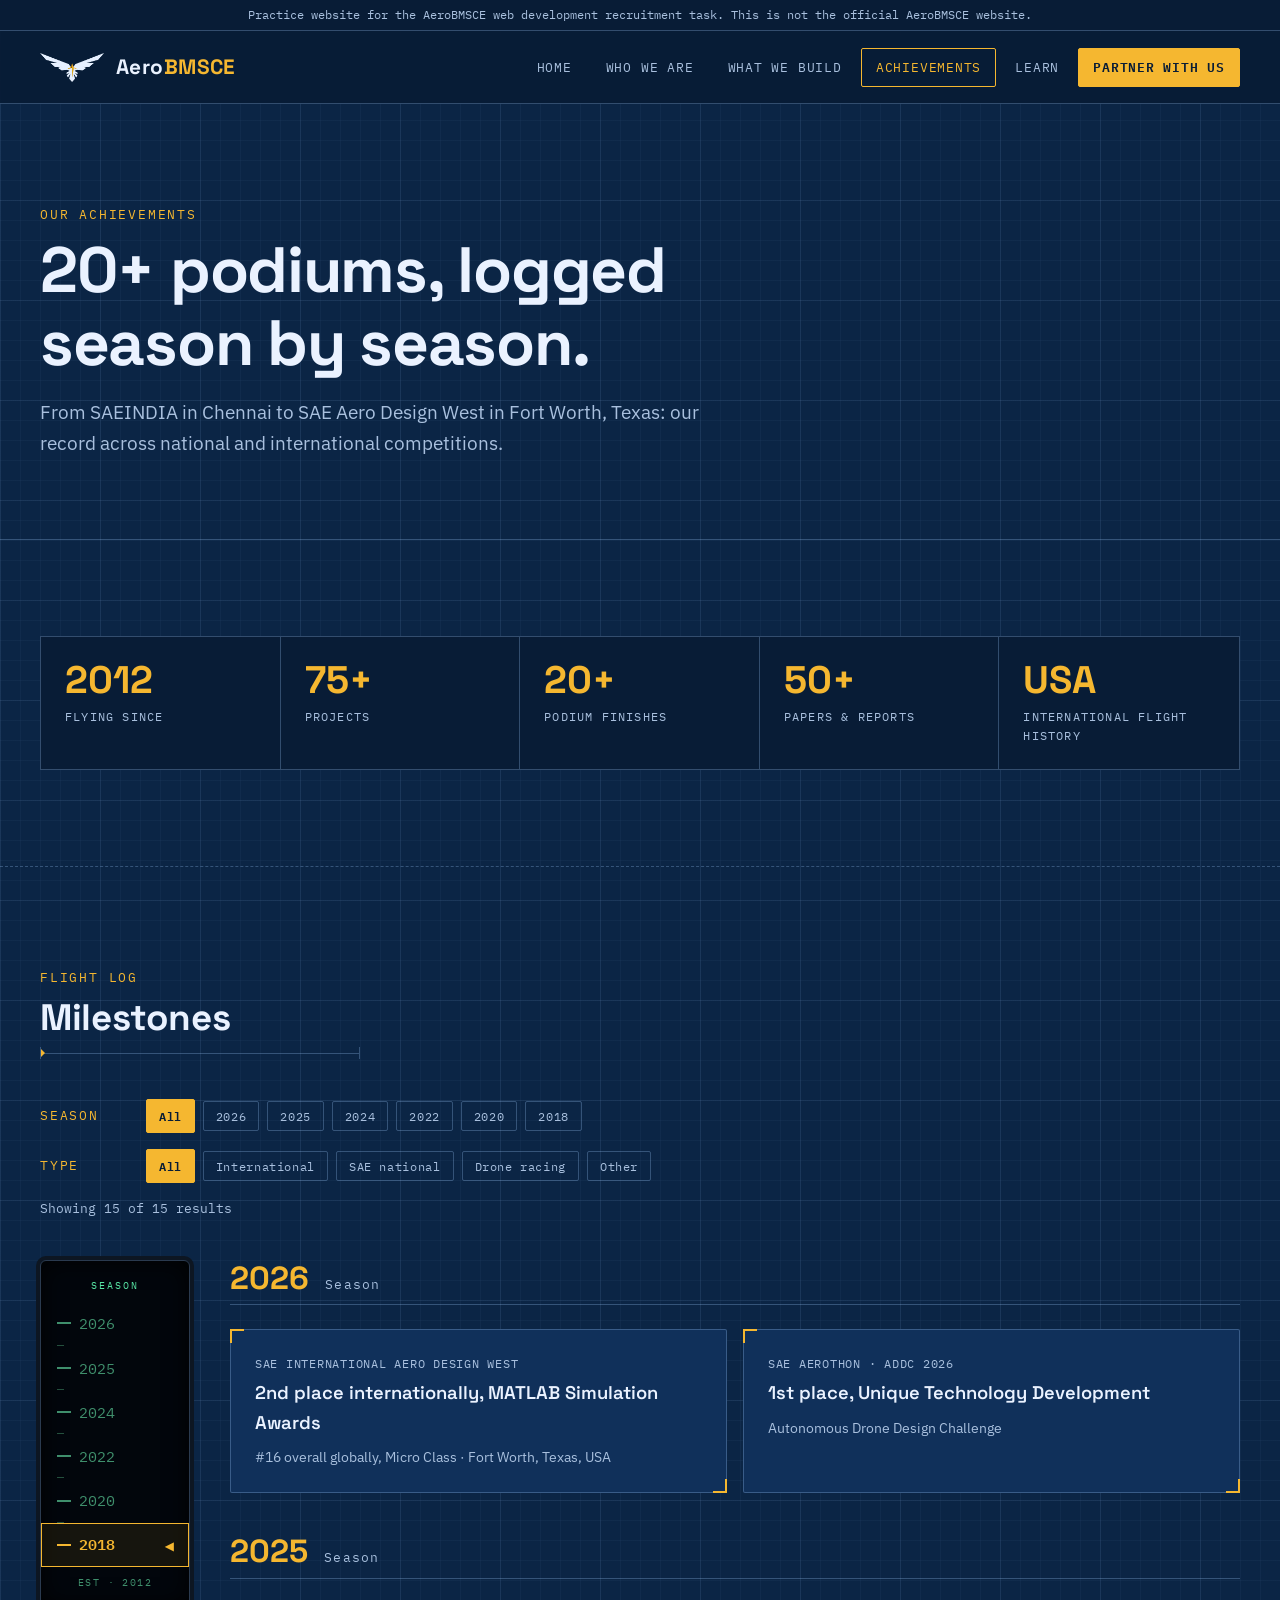
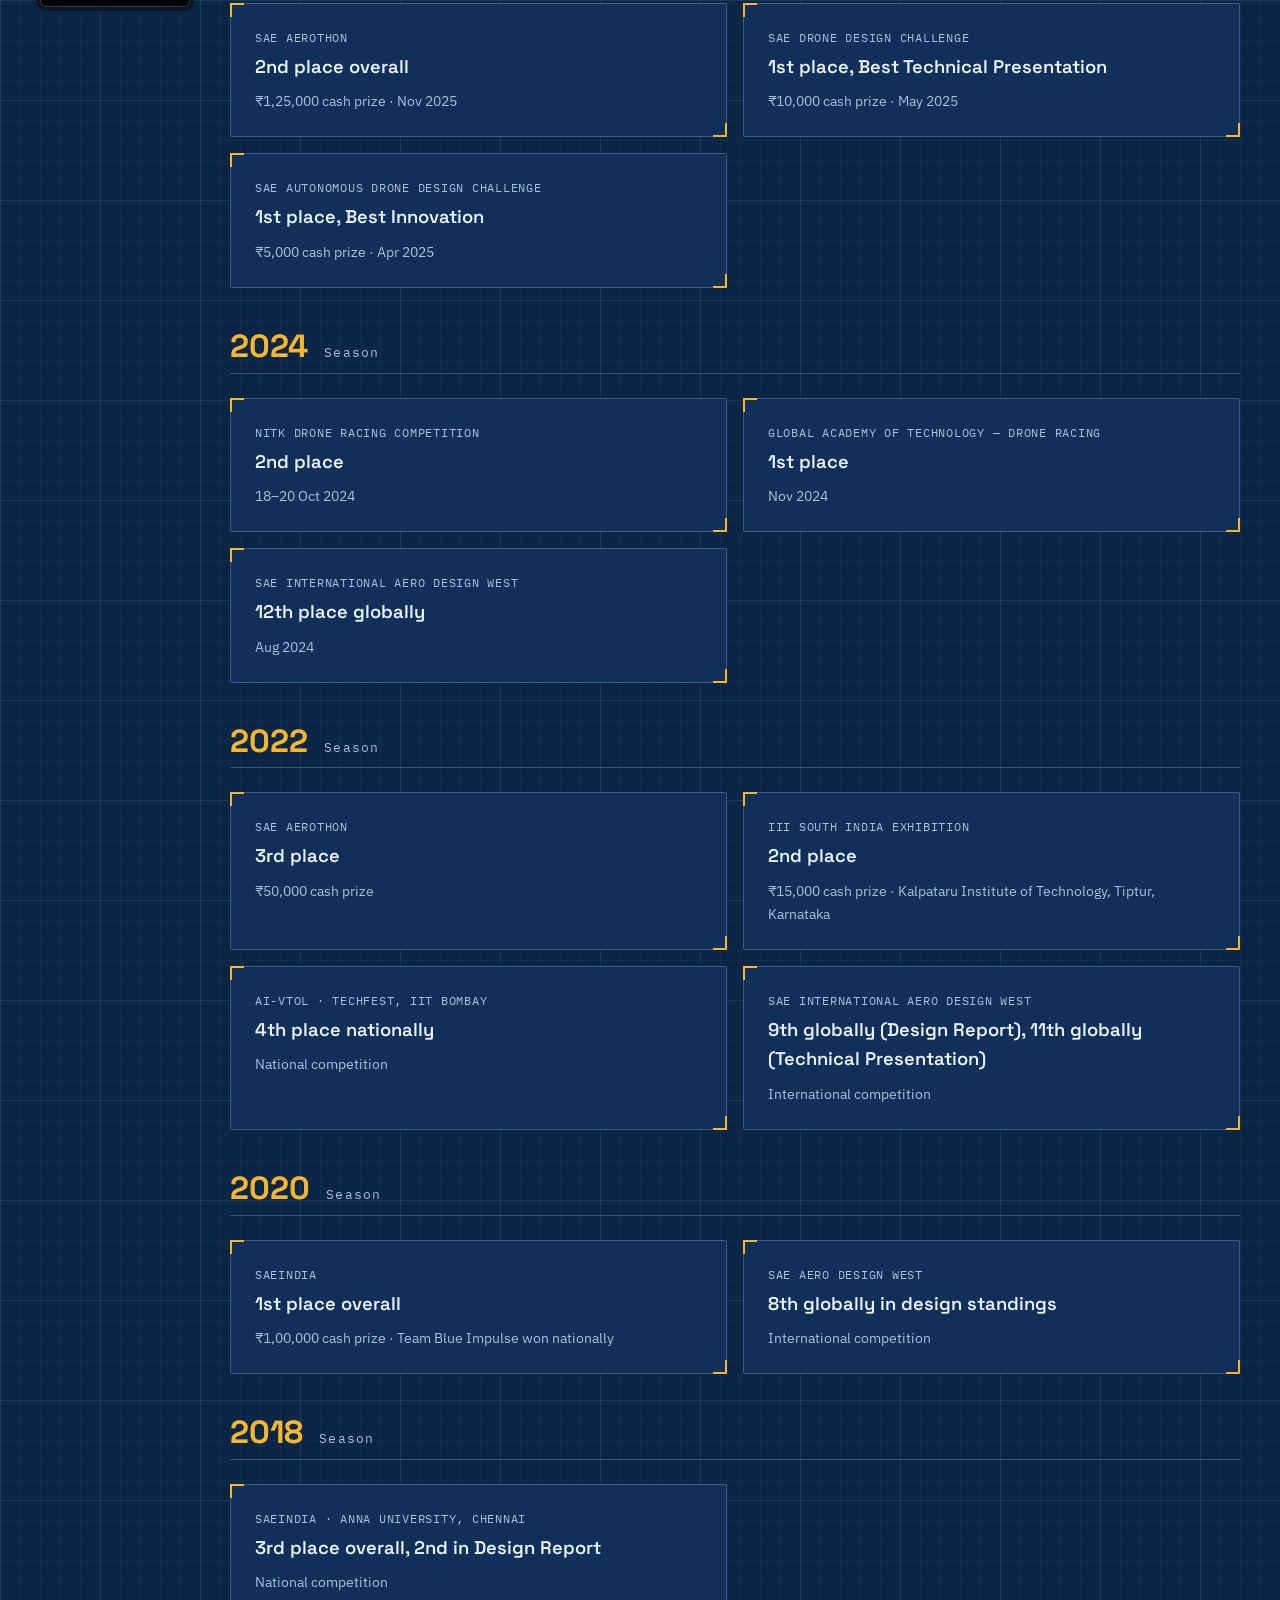
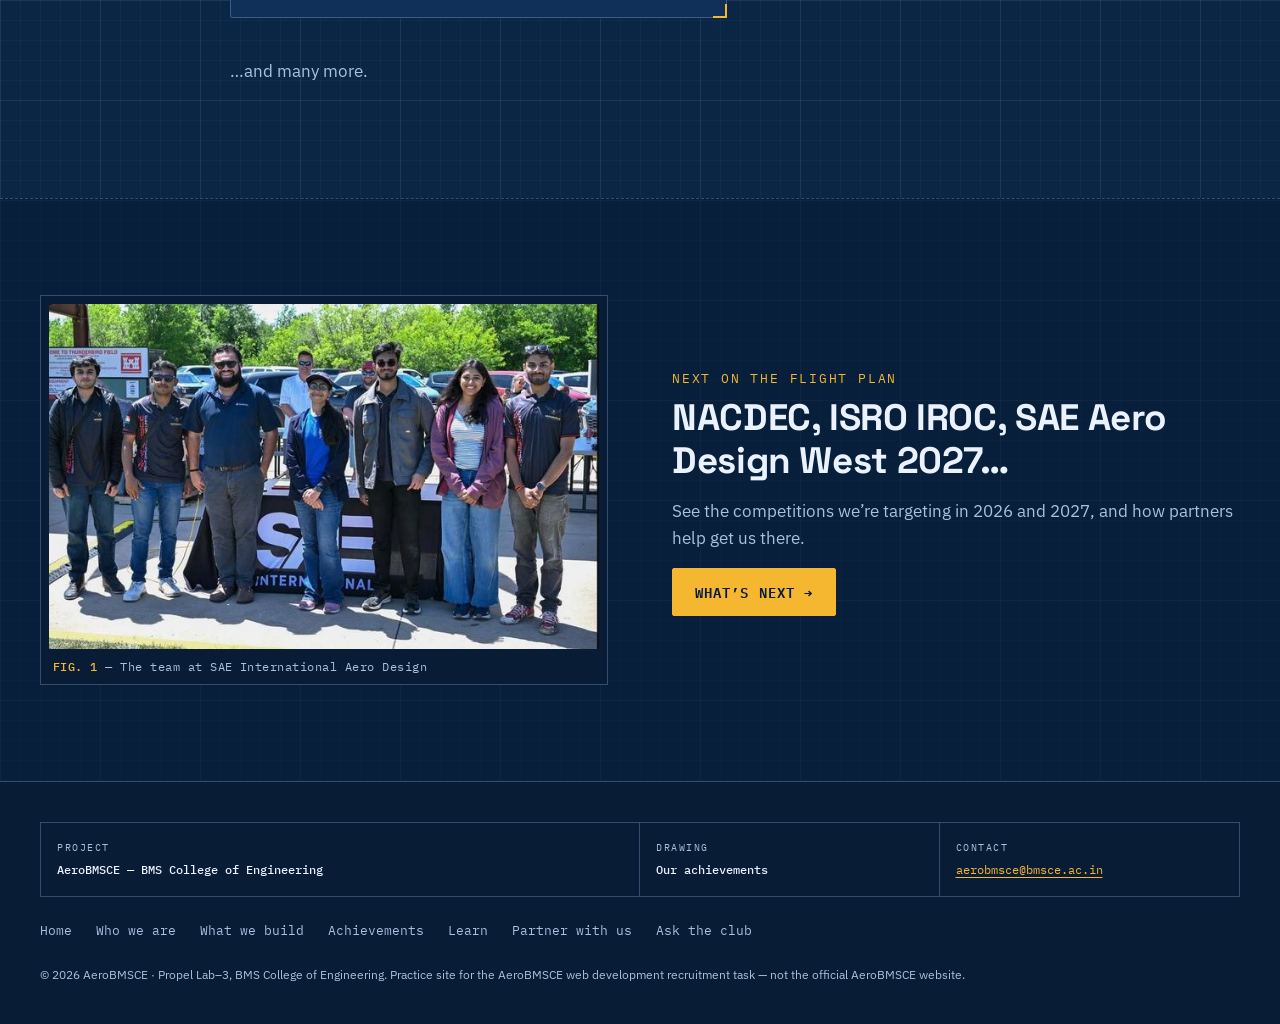
<file: achievements.html>
<!DOCTYPE html>
<html lang="en">
<head>
  <meta charset="utf-8">
  <meta name="viewport" content="width=device-width, initial-scale=1">
  <meta name="robots" content="noindex">
  <title>Our Achievements — AeroBMSCE</title>
  <meta name="description" content="AeroBMSCE's competition results from 2018 to 2026, including SAE Aero Design West, SAE Aerothon and drone racing.">
  <link rel="icon" href="images/favicon.png">
  <link rel="preconnect" href="https://fonts.googleapis.com">
  <link rel="preconnect" href="https://fonts.gstatic.com" crossorigin>
  <link rel="stylesheet" href="https://fonts.googleapis.com/css2?family=IBM+Plex+Mono:wght@400;500;600&family=IBM+Plex+Sans:wght@400;500;600&family=Space+Grotesk:wght@500;600;700&display=swap">
  <link rel="stylesheet" href="style.css">
  <script src="script.js" defer></script>
</head>
<body>

  <a class="skip-link" href="#main">Skip to content</a>
  <div class="notice">Practice website for the AeroBMSCE web development recruitment task. This is not the official AeroBMSCE website.</div>

  <header class="site-header">
    <div class="container">
      <a class="brand" href="index.html" aria-label="AeroBMSCE home">
        <img src="images/logo-light.png" alt="" width="64" height="29">
        <span class="brand-name">Aero<span>BMSCE</span></span>
      </a>
      <button class="nav-toggle" aria-expanded="false" aria-controls="site-nav">Menu</button>
      <nav id="site-nav" class="site-nav" aria-label="Main">
        <ul class="nav-list">
          <li><a href="index.html">Home</a></li>
          <li><a href="who-we-are.html">Who we are</a></li>
          <li><a href="what-we-build.html">What we build</a></li>
          <li><a href="achievements.html" aria-current="page">Achievements</a></li>
          <li><a href="learn.html">Learn</a></li>
          <li class="nav-cta"><a href="partner-with-us.html">Partner with us</a></li>
        </ul>
      </nav>
    </div>
  </header>

  <main id="main">

    <section class="page-hero">
      <div class="container">
        <span class="label">Our achievements</span>
        <h1>20+ podiums, logged season by season.</h1>
        <p class="lead">From SAEINDIA in Chennai to SAE Aero Design West in Fort Worth, Texas: our record across national and international competitions.</p>
      </div>
    </section>

    <!-- ===== Credibility summary ===== -->
    <section id="summary" class="section">
      <div class="container">
        <div class="stats">
          <div class="stat"><div class="stat-value">2012</div><div class="stat-label">Flying since</div></div>
          <div class="stat"><div class="stat-value">75+</div><div class="stat-label">Projects</div></div>
          <div class="stat"><div class="stat-value">20+</div><div class="stat-label">Podium finishes</div></div>
          <div class="stat"><div class="stat-value">50+</div><div class="stat-label">Papers &amp; reports</div></div>
          <div class="stat"><div class="stat-value">USA</div><div class="stat-label">International flight history</div></div>
        </div>
      </div>
    </section>

    <!-- ===== Flight log: filters + timeline ===== -->
    <section id="milestones" class="section" aria-labelledby="log-title">
      <div class="container">
        <div class="dim-heading">
          <span class="label">Flight log</span>
          <h2 id="log-title">Milestones</h2>
          <div class="dim-line"></div>
        </div>

        <!-- Each chip sets one filter; script.js combines the two groups -->
        <div class="filters">
          <div class="filter-group" data-filter="year" role="group" aria-label="Filter by season">
            <span class="label">Season</span>
            <button class="chip" data-value="all" aria-pressed="true">All</button>
            <button class="chip" data-value="2026" aria-pressed="false">2026</button>
            <button class="chip" data-value="2025" aria-pressed="false">2025</button>
            <button class="chip" data-value="2024" aria-pressed="false">2024</button>
            <button class="chip" data-value="2022" aria-pressed="false">2022</button>
            <button class="chip" data-value="2020" aria-pressed="false">2020</button>
            <button class="chip" data-value="2018" aria-pressed="false">2018</button>
          </div>
          <div class="filter-group" data-filter="type" role="group" aria-label="Filter by competition type">
            <span class="label">Type</span>
            <button class="chip" data-value="all" aria-pressed="true">All</button>
            <button class="chip" data-value="international" aria-pressed="false">International</button>
            <button class="chip" data-value="sae-national" aria-pressed="false">SAE national</button>
            <button class="chip" data-value="racing" aria-pressed="false">Drone racing</button>
            <button class="chip" data-value="other" aria-pressed="false">Other</button>
          </div>
          <p class="filter-status" id="filter-status" aria-live="polite"></p>
        </div>

        <div class="timeline-layout">

          <!-- Flight-deck element: altitude tape. Click a year to jump to it. -->
          <nav class="alt-tape" aria-label="Jump to season">
            <div class="alt-tape-title">SEASON</div>
            <ol>
              <li><a href="#season-2026">2026</a></li>
              <li><a href="#season-2025">2025</a></li>
              <li><a href="#season-2024">2024</a></li>
              <li><a href="#season-2022">2022</a></li>
              <li><a href="#season-2020">2020</a></li>
              <li><a href="#season-2018">2018</a></li>
            </ol>
            <div class="alt-tape-foot">EST · 2012</div>
          </nav>

          <div>
            <section class="season" id="season-2026" data-year="2026">
              <div class="season-head"><h3>2026</h3><span>Season</span></div>
              <div class="milestones">
                <article class="card milestone" data-type="international">
                  <div class="event">SAE International Aero Design West</div>
                  <p class="result">2nd place internationally, MATLAB Simulation Awards</p>
                  <p class="meta">#16 overall globally, Micro Class · Fort Worth, Texas, USA</p>
                </article>
                <article class="card milestone" data-type="sae-national">
                  <div class="event">SAE Aerothon · ADDC 2026</div>
                  <p class="result">1st place, Unique Technology Development</p>
                  <p class="meta">Autonomous Drone Design Challenge</p>
                </article>
              </div>
            </section>

            <section class="season" id="season-2025" data-year="2025">
              <div class="season-head"><h3>2025</h3><span>Season</span></div>
              <div class="milestones">
                <article class="card milestone" data-type="sae-national">
                  <div class="event">SAE Aerothon</div>
                  <p class="result">2nd place overall</p>
                  <p class="meta">₹1,25,000 cash prize · Nov 2025</p>
                </article>
                <article class="card milestone" data-type="sae-national">
                  <div class="event">SAE Drone Design Challenge</div>
                  <p class="result">1st place, Best Technical Presentation</p>
                  <p class="meta">₹10,000 cash prize · May 2025</p>
                </article>
                <article class="card milestone" data-type="sae-national">
                  <div class="event">SAE Autonomous Drone Design Challenge</div>
                  <p class="result">1st place, Best Innovation</p>
                  <p class="meta">₹5,000 cash prize · Apr 2025</p>
                </article>
              </div>
            </section>

            <section class="season" id="season-2024" data-year="2024">
              <div class="season-head"><h3>2024</h3><span>Season</span></div>
              <div class="milestones">
                <article class="card milestone" data-type="racing">
                  <div class="event">NITK Drone Racing Competition</div>
                  <p class="result">2nd place</p>
                  <p class="meta">18–20 Oct 2024</p>
                </article>
                <article class="card milestone" data-type="racing">
                  <div class="event">Global Academy of Technology — Drone Racing</div>
                  <p class="result">1st place</p>
                  <p class="meta">Nov 2024</p>
                </article>
                <article class="card milestone" data-type="international">
                  <div class="event">SAE International Aero Design West</div>
                  <p class="result">12th place globally</p>
                  <p class="meta">Aug 2024</p>
                </article>
              </div>
            </section>

            <section class="season" id="season-2022" data-year="2022">
              <div class="season-head"><h3>2022</h3><span>Season</span></div>
              <div class="milestones">
                <article class="card milestone" data-type="sae-national">
                  <div class="event">SAE Aerothon</div>
                  <p class="result">3rd place</p>
                  <p class="meta">₹50,000 cash prize</p>
                </article>
                <article class="card milestone" data-type="other">
                  <div class="event">III South India Exhibition</div>
                  <p class="result">2nd place</p>
                  <p class="meta">₹15,000 cash prize · Kalpataru Institute of Technology, Tiptur, Karnataka</p>
                </article>
                <article class="card milestone" data-type="other">
                  <div class="event">AI-VTOL · Techfest, IIT Bombay</div>
                  <p class="result">4th place nationally</p>
                  <p class="meta">National competition</p>
                </article>
                <article class="card milestone" data-type="international">
                  <div class="event">SAE International Aero Design West</div>
                  <p class="result">9th globally (Design Report), 11th globally (Technical Presentation)</p>
                  <p class="meta">International competition</p>
                </article>
              </div>
            </section>

            <section class="season" id="season-2020" data-year="2020">
              <div class="season-head"><h3>2020</h3><span>Season</span></div>
              <div class="milestones">
                <article class="card milestone" data-type="sae-national">
                  <div class="event">SAEINDIA</div>
                  <p class="result">1st place overall</p>
                  <p class="meta">₹1,00,000 cash prize · Team Blue Impulse won nationally</p>
                </article>
                <article class="card milestone" data-type="international">
                  <div class="event">SAE Aero Design West</div>
                  <p class="result">8th globally in design standings</p>
                  <p class="meta">International competition</p>
                </article>
              </div>
            </section>

            <section class="season" id="season-2018" data-year="2018">
              <div class="season-head"><h3>2018</h3><span>Season</span></div>
              <div class="milestones">
                <article class="card milestone" data-type="sae-national">
                  <div class="event">SAEINDIA · Anna University, Chennai</div>
                  <p class="result">3rd place overall, 2nd in Design Report</p>
                  <p class="meta">National competition</p>
                </article>
              </div>
            </section>

            <p class="no-results" id="no-results" hidden>No milestones match these filters. Try another season or type.</p>
            <p class="muted">…and many more.</p>
          </div>
        </div>
      </div>
    </section>

    <!-- ===== Photo + CTA ===== -->
    <section id="next" class="section band">
      <div class="container split">
        <figure class="figure">
          <img src="images/photo3.jpg" alt="AeroBMSCE members standing behind an SAE International banner" width="648" height="407" loading="lazy">
          <figcaption><b>FIG. 1</b> — The team at SAE International Aero Design</figcaption>
        </figure>
        <div>
          <span class="label">Next on the flight plan</span>
          <h2>NACDEC, ISRO IROC, SAE Aero Design West 2027…</h2>
          <p class="muted">See the competitions we’re targeting in 2026 and 2027, and how partners help get us there.</p>
          <a class="btn btn-primary" href="partner-with-us.html#upcoming">What’s next →</a>
        </div>
      </div>
    </section>

  </main>

  <footer class="site-footer">
    <div class="container">
      <div class="title-block">
        <div><small>PROJECT</small><strong>AeroBMSCE — BMS College of Engineering</strong></div>
        <div><small>DRAWING</small><strong>Our achievements</strong></div>
        <div><small>CONTACT</small><a href="mailto:aerobmsce@bmsce.ac.in">aerobmsce@bmsce.ac.in</a></div>
      </div>
      <ul class="footer-links">
        <li><a href="index.html">Home</a></li>
        <li><a href="who-we-are.html">Who we are</a></li>
        <li><a href="what-we-build.html">What we build</a></li>
        <li><a href="achievements.html">Achievements</a></li>
        <li><a href="learn.html">Learn</a></li>
        <li><a href="partner-with-us.html">Partner with us</a></li>
        <li><a href="index.html#ask">Ask the club</a></li>
      </ul>
      <p class="footer-note">© <span id="year">2026</span> AeroBMSCE · Propel Lab–3, BMS College of Engineering. Practice site for the AeroBMSCE web development recruitment task — not the official AeroBMSCE website.</p>
    </div>
  </footer>

</body>
</html>
</file>
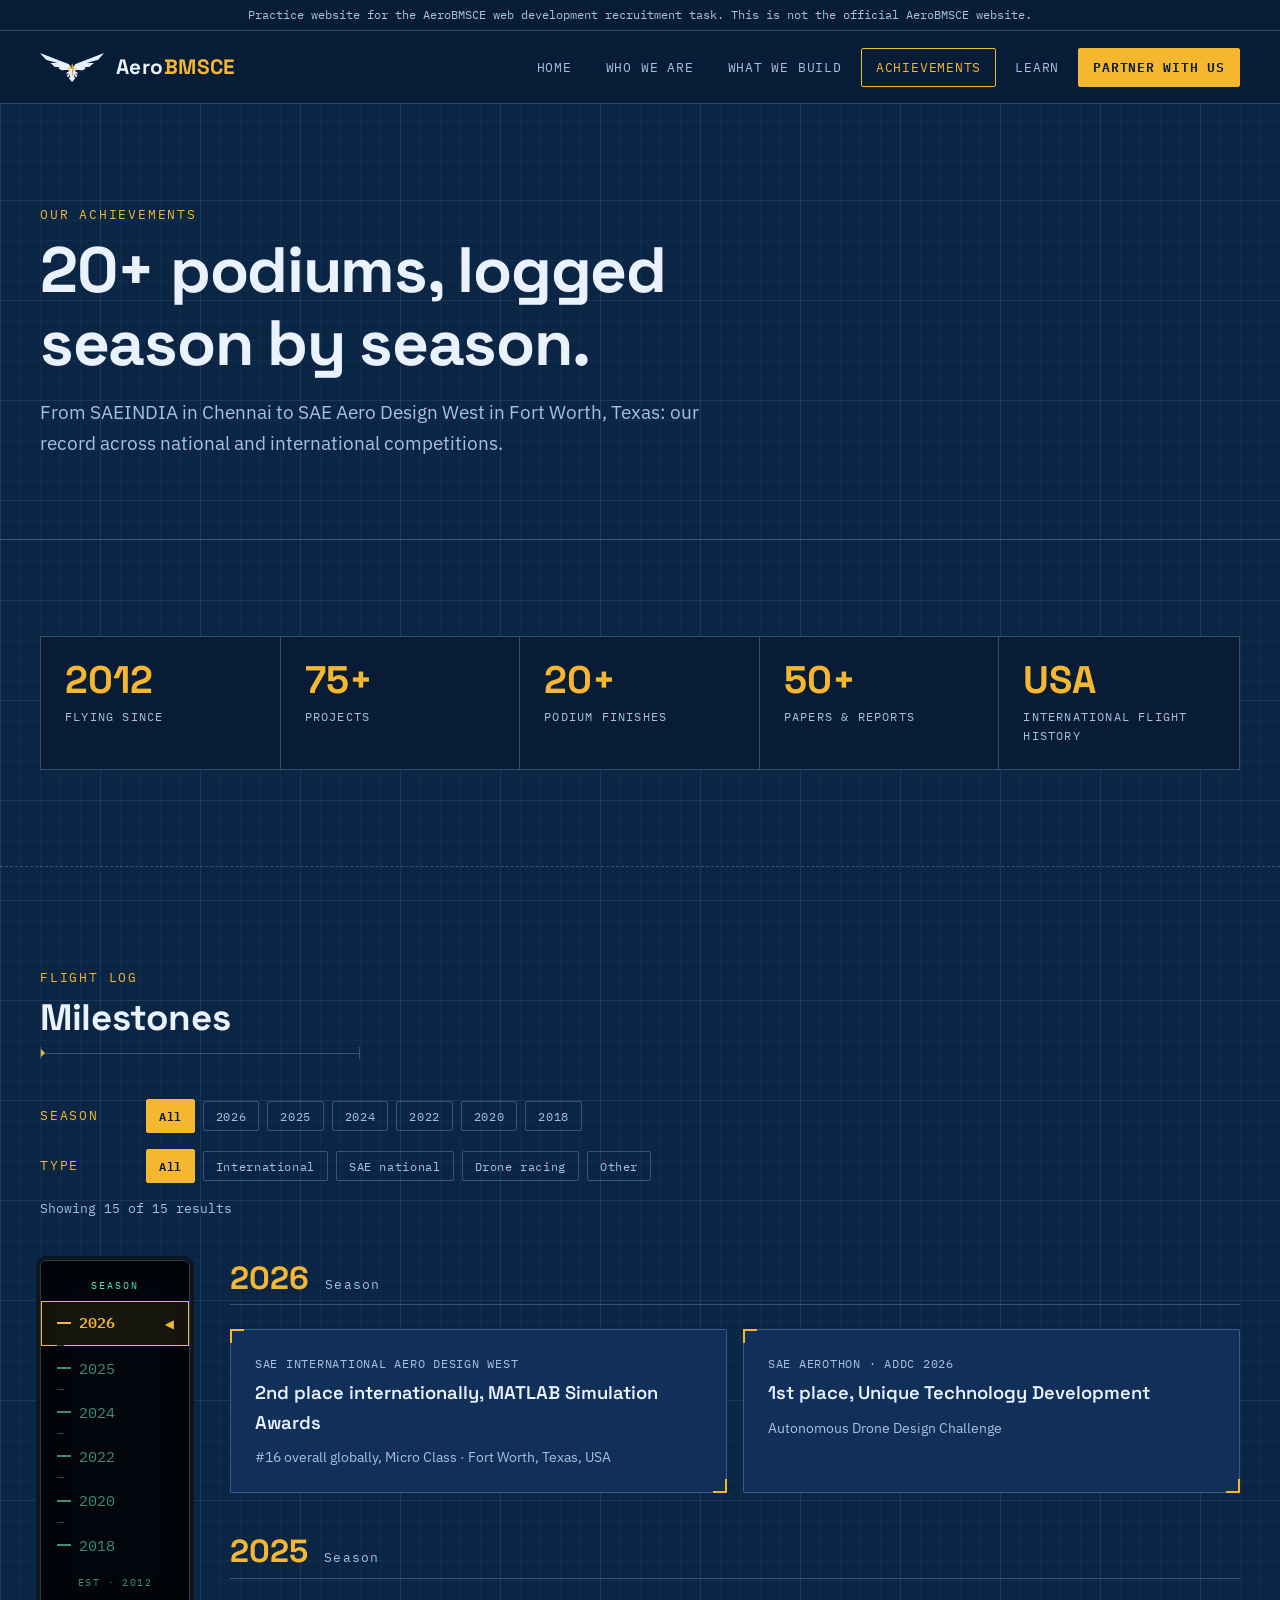
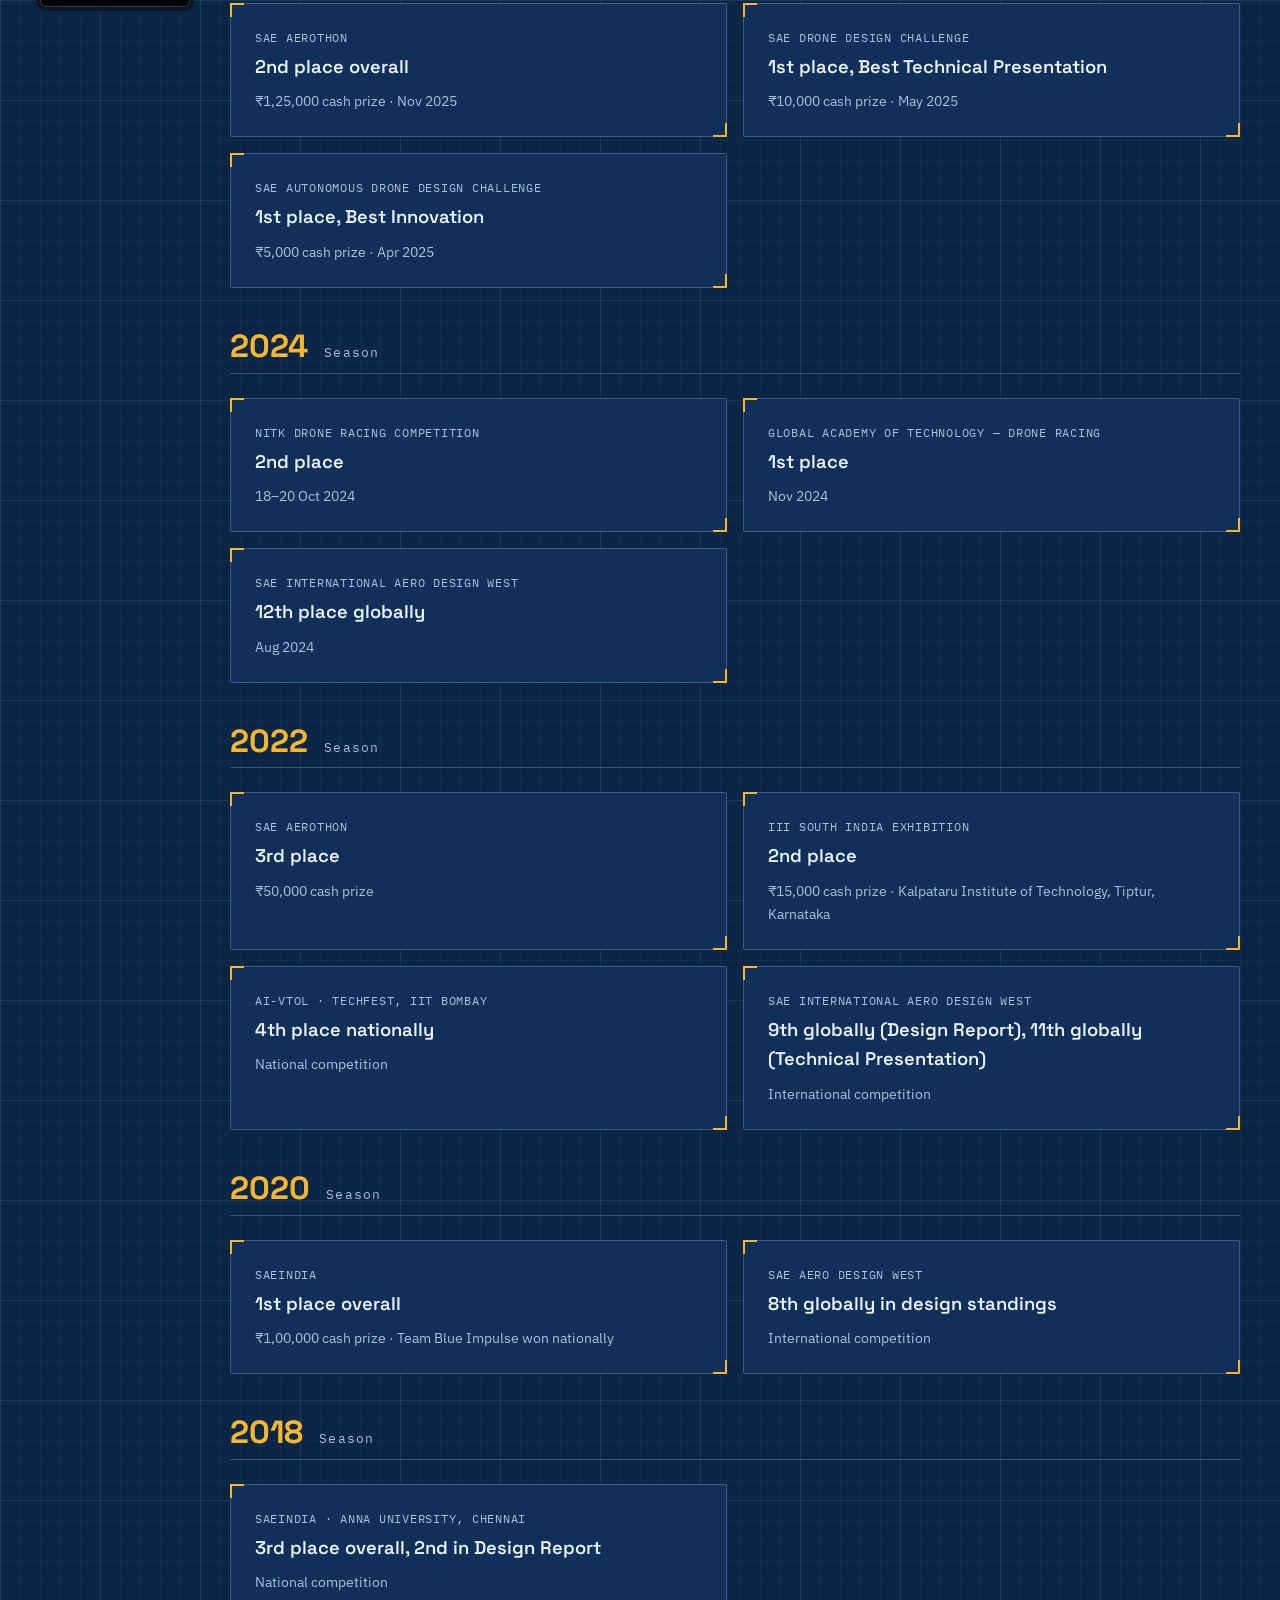
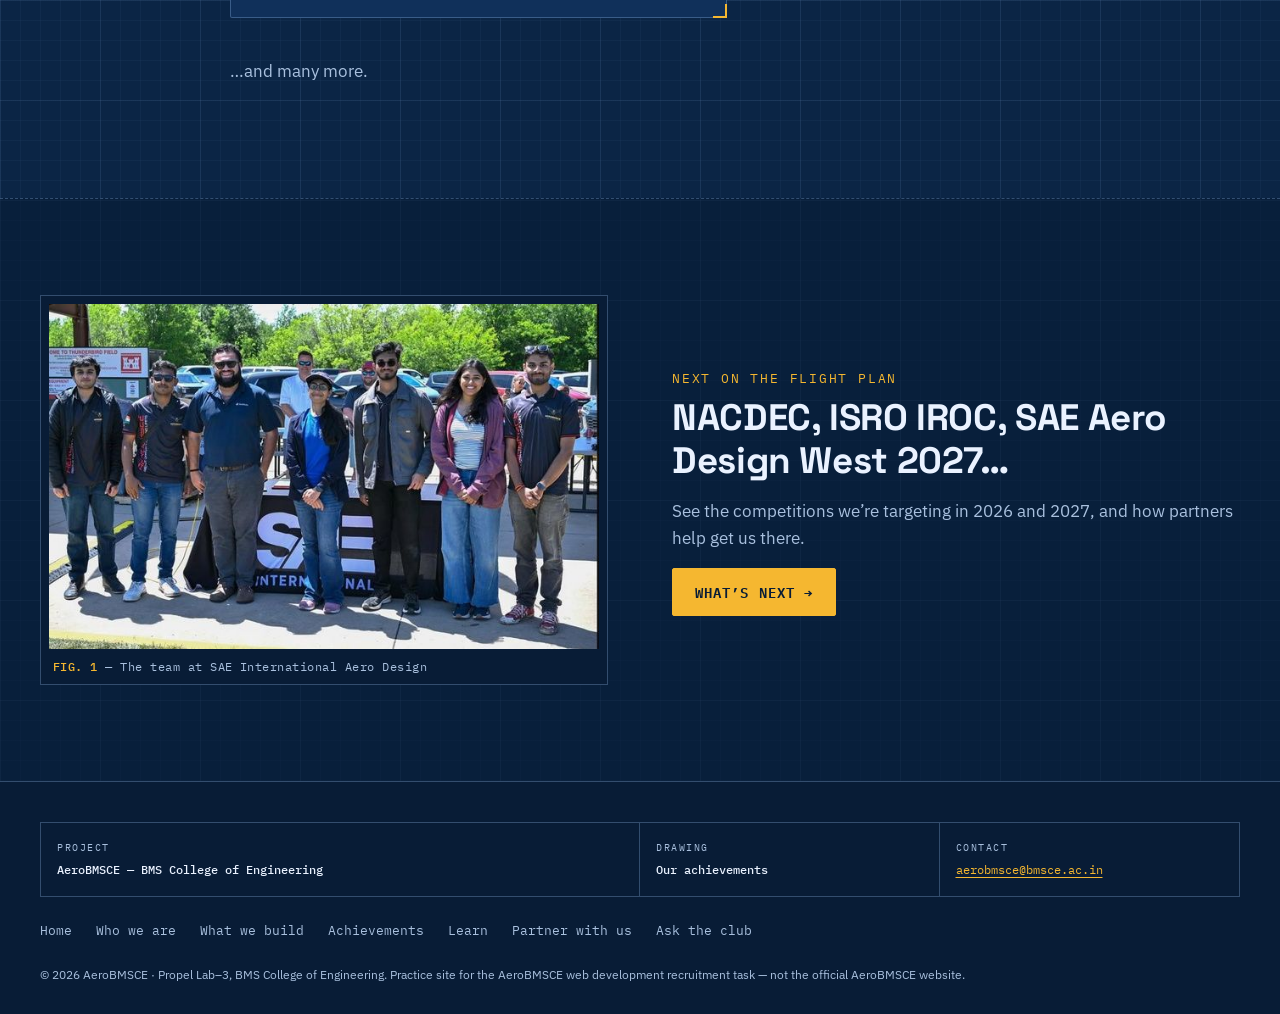
<file: journey.html>
<!DOCTYPE html>
<html lang="en">
<head>
  <meta charset="utf-8">
  <meta name="robots" content="noindex">
  <title>Moved — AeroBMSCE</title>
  <!-- This page was renamed in the redesign; keep old links working. -->
  <meta http-equiv="refresh" content="0; url=achievements.html">
  <link rel="canonical" href="achievements.html">
</head>
<body>
  <p>This page has moved to <a href="achievements.html">achievements.html</a>.</p>
</body>
</html>
</file>
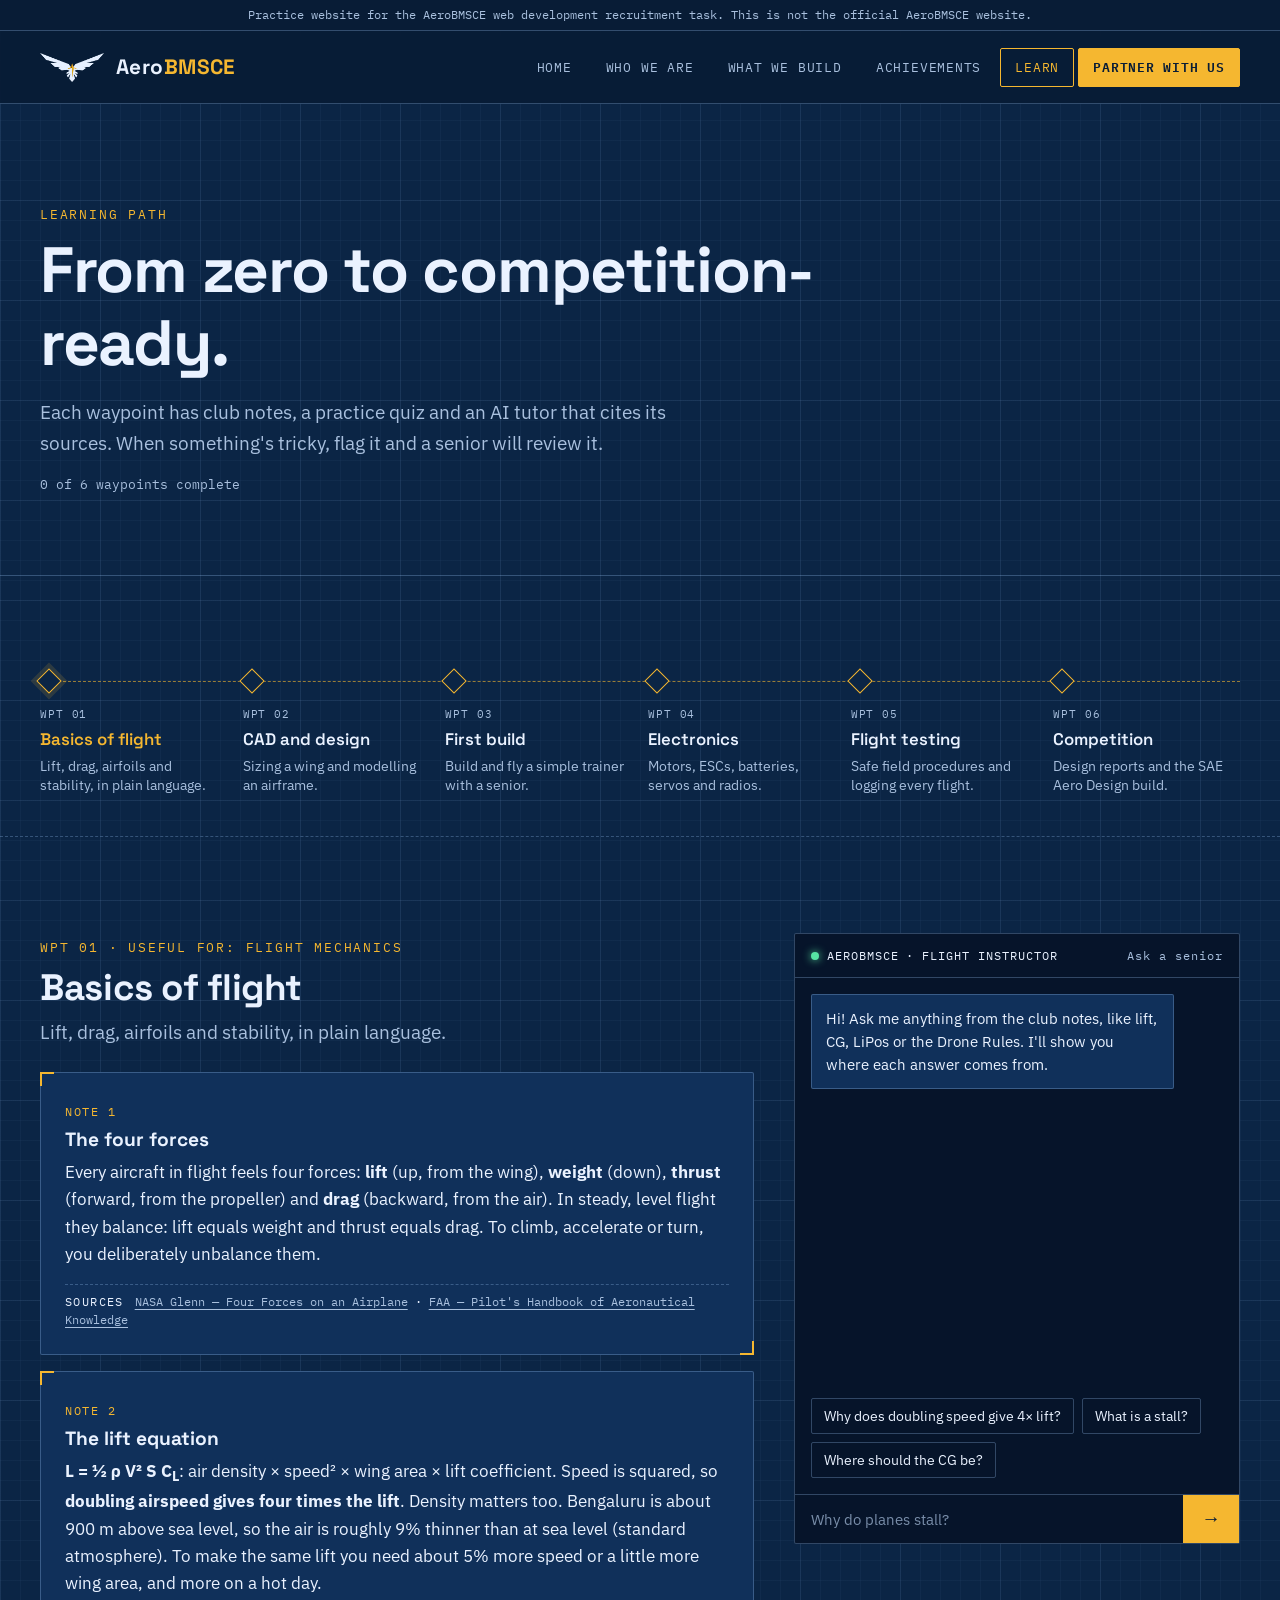
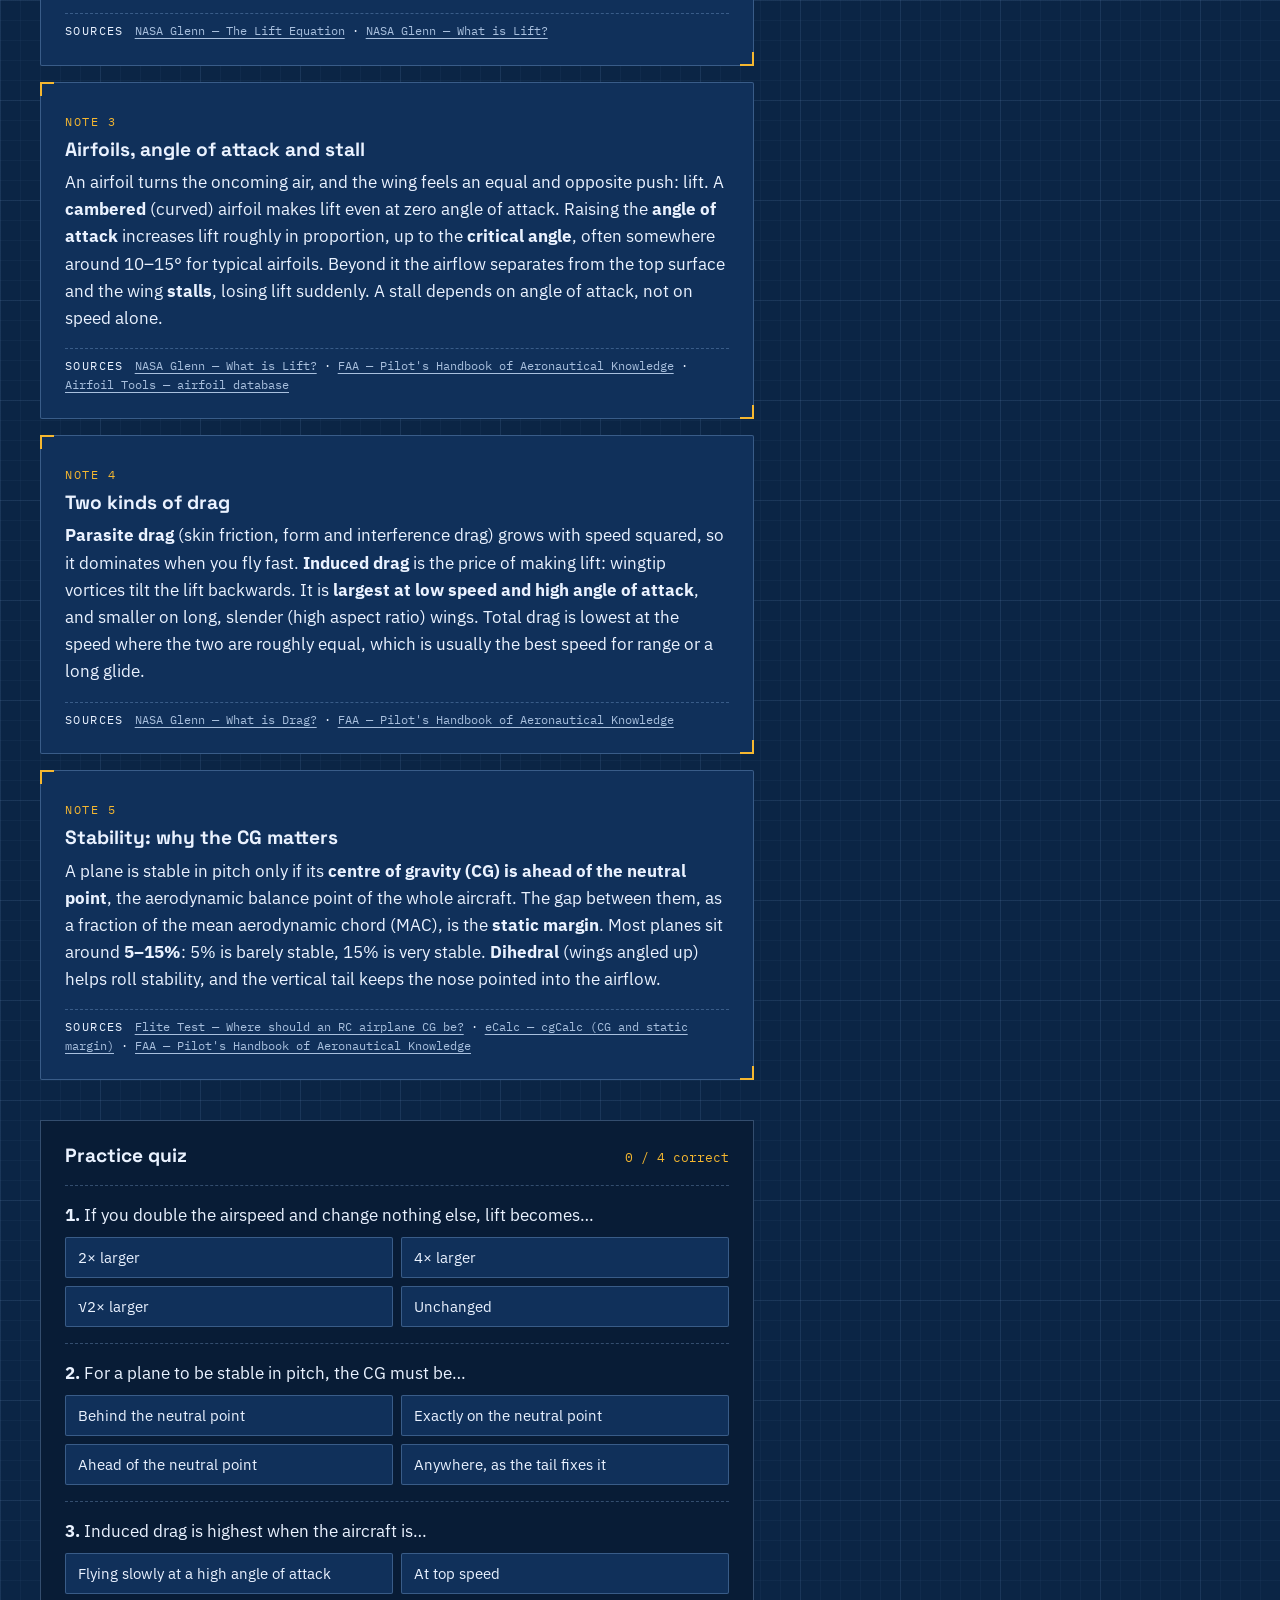
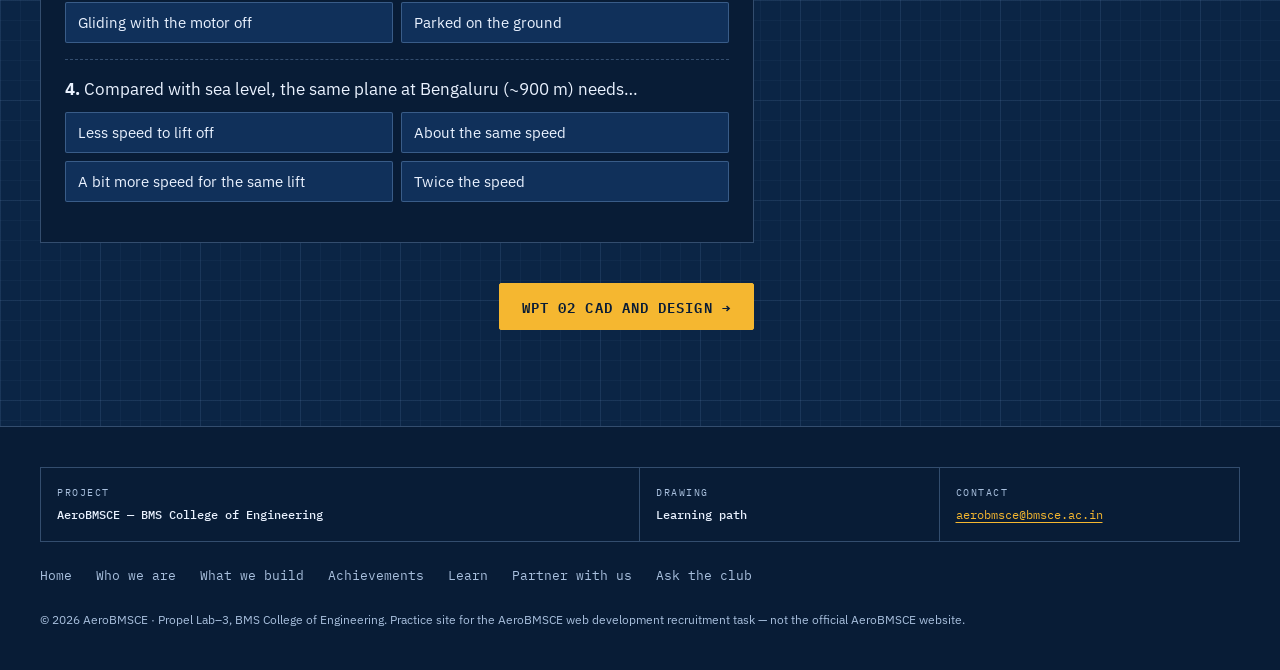
<file: learn.html>
<!DOCTYPE html>
<html lang="en">
<head>
  <meta charset="utf-8">
  <meta name="viewport" content="width=device-width, initial-scale=1">
  <meta name="robots" content="noindex">
  <title>Learning Path — AeroBMSCE</title>
  <meta name="description" content="From zero to competition-ready: six waypoints with club notes, practice quizzes and an AI tutor that cites its sources.">
  <link rel="icon" href="images/favicon.png">
  <link rel="preconnect" href="https://fonts.googleapis.com">
  <link rel="preconnect" href="https://fonts.gstatic.com" crossorigin>
  <link rel="stylesheet" href="https://fonts.googleapis.com/css2?family=IBM+Plex+Mono:wght@400;500;600&family=IBM+Plex+Sans:wght@400;500;600&family=Space+Grotesk:wght@500;600;700&display=swap">
  <link rel="stylesheet" href="style.css">
  <script src="script.js" defer></script>
  <script src="ai-core.js" defer></script>
  <script src="learn-data.js" defer></script>
  <script src="learn.js" defer></script>
</head>
<body>

  <a class="skip-link" href="#main">Skip to content</a>
  <div class="notice">Practice website for the AeroBMSCE web development recruitment task. This is not the official AeroBMSCE website.</div>

  <header class="site-header">
    <div class="container">
      <a class="brand" href="index.html" aria-label="AeroBMSCE home">
        <img src="images/logo-light.png" alt="" width="64" height="29">
        <span class="brand-name">Aero<span>BMSCE</span></span>
      </a>
      <button class="nav-toggle" aria-expanded="false" aria-controls="site-nav">Menu</button>
      <nav id="site-nav" class="site-nav" aria-label="Main">
        <ul class="nav-list">
          <li><a href="index.html">Home</a></li>
          <li><a href="who-we-are.html">Who we are</a></li>
          <li><a href="what-we-build.html">What we build</a></li>
          <li><a href="achievements.html">Achievements</a></li>
          <li><a href="learn.html" aria-current="page">Learn</a></li>
          <li class="nav-cta"><a href="partner-with-us.html">Partner with us</a></li>
        </ul>
      </nav>
    </div>
  </header>

  <main id="main">

    <section class="page-hero">
      <div class="container">
        <span class="label">Learning path</span>
        <h1>From zero to competition-ready.</h1>
        <p class="lead">Each waypoint has club notes, a practice quiz and an AI tutor that cites its sources. When something's tricky, flag it and a senior will review it.</p>
        <p class="gc-meta" id="progress" aria-live="polite"></p>
      </div>
    </section>

    <!-- ===== The route: six waypoints (built by learn.js) ===== -->
    <section class="section route-section" aria-label="Waypoints">
      <div class="container">
        <ol class="route" id="route"></ol>
        <noscript><p class="muted">The learning path needs JavaScript to load its notes and quizzes.</p></noscript>
      </div>
    </section>

    <!-- ===== Current waypoint + tutor ===== -->
    <section class="section">
      <div class="container learn-layout">
        <div id="waypoint" class="waypoint" tabindex="-1"></div>

        <aside class="gc tutor" aria-label="AI tutor">
          <div class="gc-head">
            <span class="gc-title"><span class="gc-dot" aria-hidden="true"></span>AeroBMSCE · Flight instructor</span>
            <a href="mailto:aerobmsce@bmsce.ac.in?subject=Learning%20path%3A%20please%20review">Ask a senior</a>
          </div>
          <div class="gc-log" role="log" aria-live="polite" aria-label="Tutor conversation">
            <div class="gc-msg gc-msg-bot"><p>Hi! Ask me anything from the club notes, like lift, CG, LiPos or the Drone Rules. I'll show you where each answer comes from.</p></div>
          </div>
          <div class="gc-chips" aria-label="Suggested questions"></div>
          <form class="gc-form" autocomplete="off">
            <label class="visually-hidden" for="tutor-input">Ask the tutor</label>
            <input class="gc-input" id="tutor-input" type="text" placeholder="Why do planes stall?" maxlength="200">
            <button class="gc-send" type="submit" aria-label="Send question">→</button>
          </form>
        </aside>
      </div>
    </section>

  </main>

  <footer class="site-footer">
    <div class="container">
      <div class="title-block">
        <div><small>PROJECT</small><strong>AeroBMSCE — BMS College of Engineering</strong></div>
        <div><small>DRAWING</small><strong>Learning path</strong></div>
        <div><small>CONTACT</small><a href="mailto:aerobmsce@bmsce.ac.in">aerobmsce@bmsce.ac.in</a></div>
      </div>
      <ul class="footer-links">
        <li><a href="index.html">Home</a></li>
        <li><a href="who-we-are.html">Who we are</a></li>
        <li><a href="what-we-build.html">What we build</a></li>
        <li><a href="achievements.html">Achievements</a></li>
        <li><a href="learn.html">Learn</a></li>
        <li><a href="partner-with-us.html">Partner with us</a></li>
        <li><a href="index.html#ask">Ask the club</a></li>
      </ul>
      <p class="footer-note">© <span id="year">2026</span> AeroBMSCE · Propel Lab–3, BMS College of Engineering. Practice site for the AeroBMSCE web development recruitment task — not the official AeroBMSCE website.</p>
    </div>
  </footer>

</body>
</html>
</file>
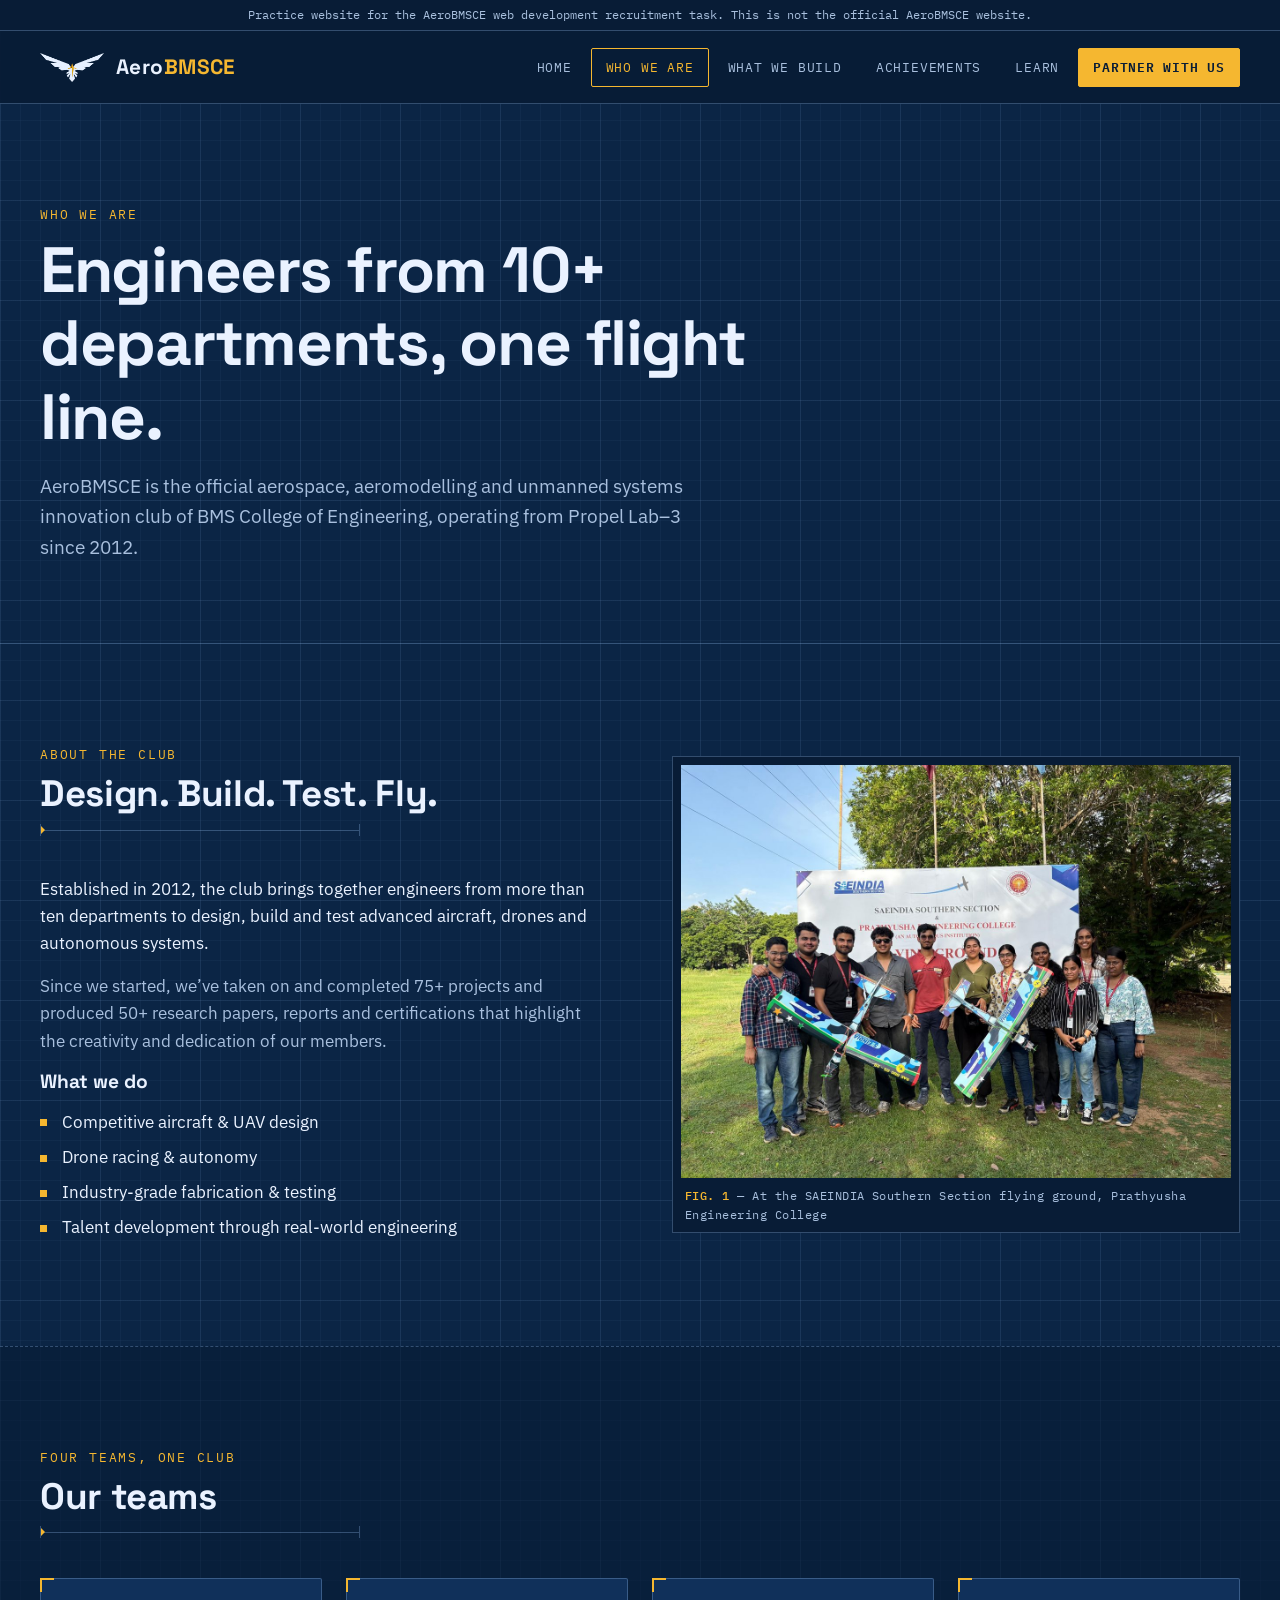
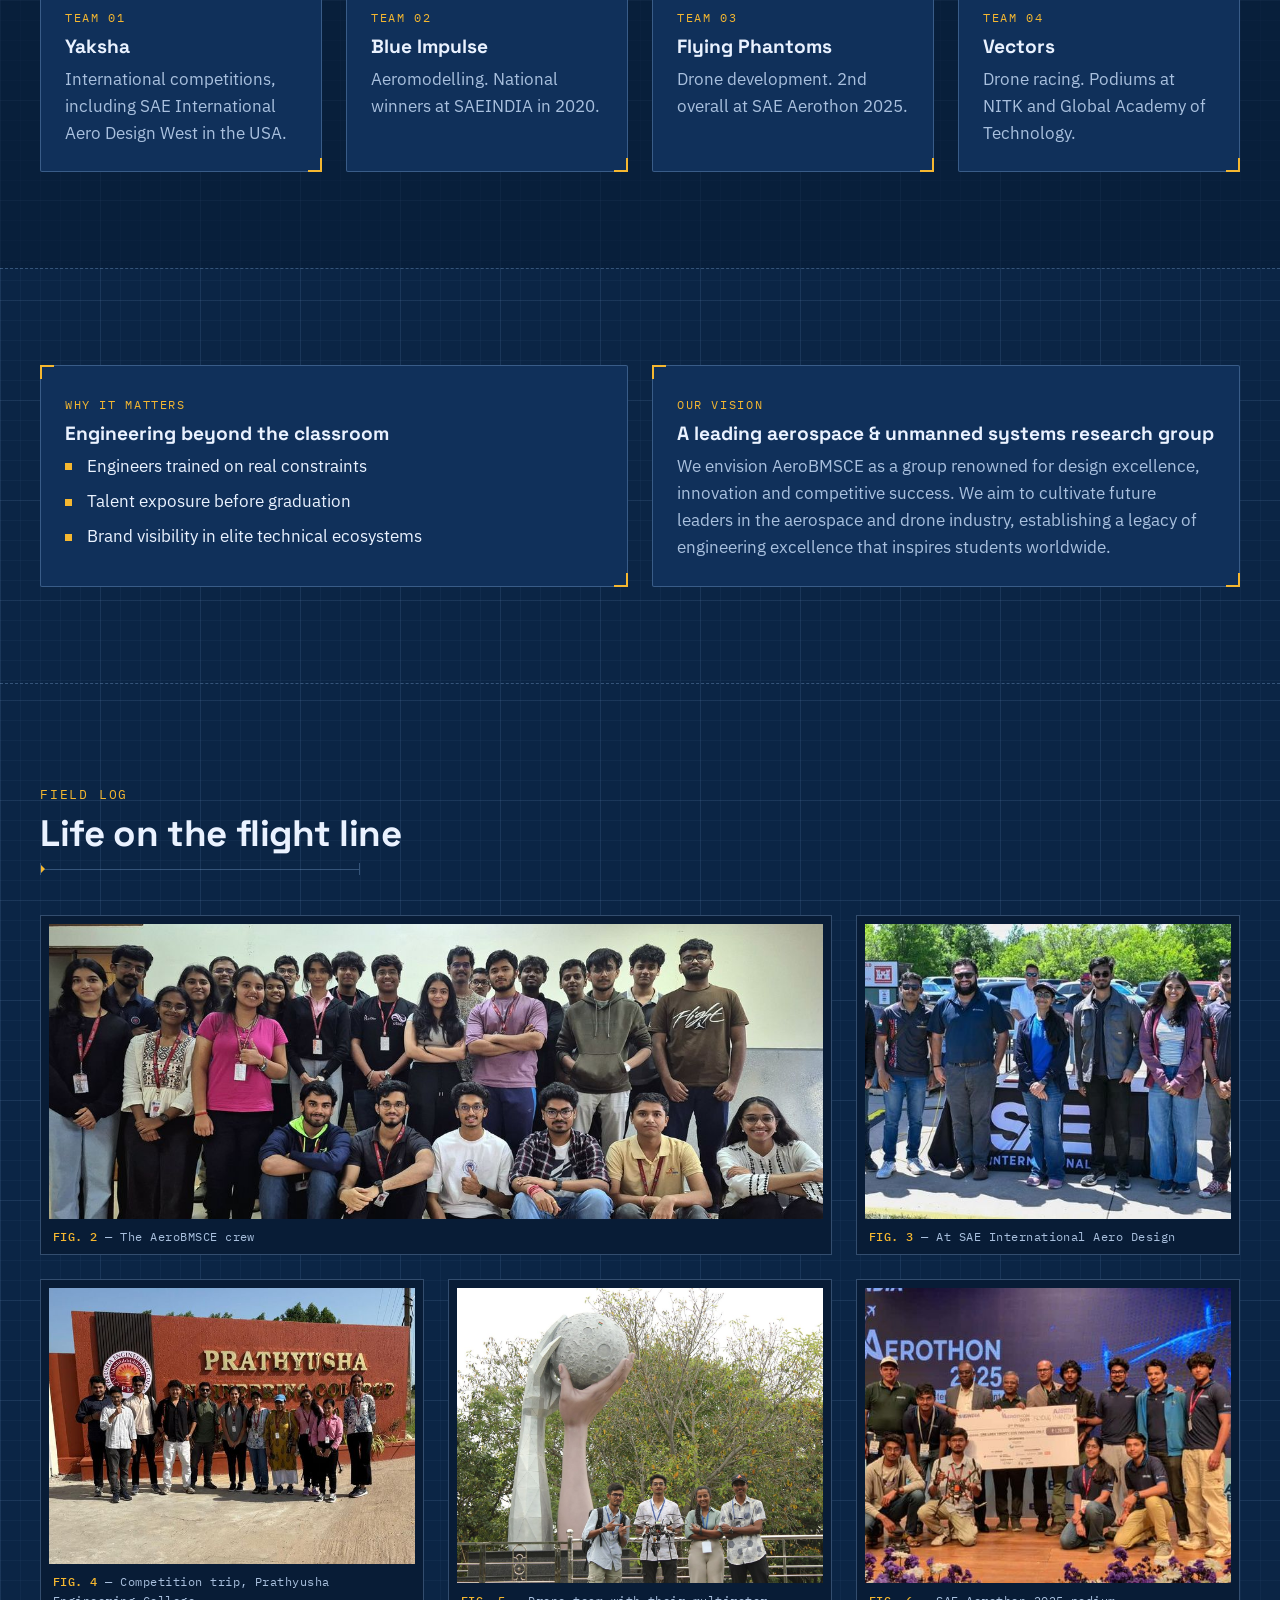
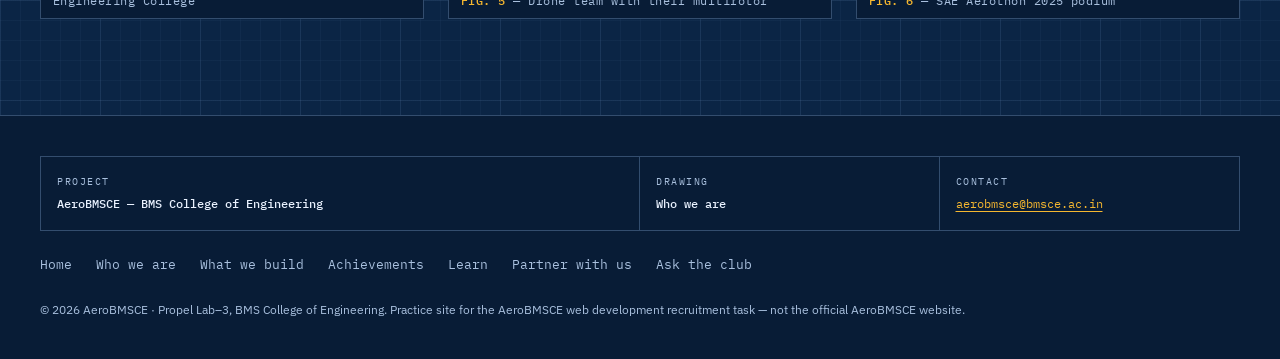
<file: who-we-are.html>
<!DOCTYPE html>
<html lang="en">
<head>
  <meta charset="utf-8">
  <meta name="viewport" content="width=device-width, initial-scale=1">
  <meta name="robots" content="noindex">
  <title>Who We Are — AeroBMSCE</title>
  <meta name="description" content="The story, teams and vision of AeroBMSCE, the aerospace and unmanned systems club of BMS College of Engineering.">
  <link rel="icon" href="images/favicon.png">
  <link rel="preconnect" href="https://fonts.googleapis.com">
  <link rel="preconnect" href="https://fonts.gstatic.com" crossorigin>
  <link rel="stylesheet" href="https://fonts.googleapis.com/css2?family=IBM+Plex+Mono:wght@400;500;600&family=IBM+Plex+Sans:wght@400;500;600&family=Space+Grotesk:wght@500;600;700&display=swap">
  <link rel="stylesheet" href="style.css">
  <script src="script.js" defer></script>
</head>
<body>

  <a class="skip-link" href="#main">Skip to content</a>
  <div class="notice">Practice website for the AeroBMSCE web development recruitment task. This is not the official AeroBMSCE website.</div>

  <header class="site-header">
    <div class="container">
      <a class="brand" href="index.html" aria-label="AeroBMSCE home">
        <img src="images/logo-light.png" alt="" width="64" height="29">
        <span class="brand-name">Aero<span>BMSCE</span></span>
      </a>
      <button class="nav-toggle" aria-expanded="false" aria-controls="site-nav">Menu</button>
      <nav id="site-nav" class="site-nav" aria-label="Main">
        <ul class="nav-list">
          <li><a href="index.html">Home</a></li>
          <li><a href="who-we-are.html" aria-current="page">Who we are</a></li>
          <li><a href="what-we-build.html">What we build</a></li>
          <li><a href="achievements.html">Achievements</a></li>
          <li><a href="learn.html">Learn</a></li>
          <li class="nav-cta"><a href="partner-with-us.html">Partner with us</a></li>
        </ul>
      </nav>
    </div>
  </header>

  <main id="main">

    <section class="page-hero">
      <div class="container">
        <span class="label">Who we are</span>
        <h1>Engineers from 10+ departments, one flight line.</h1>
        <p class="lead">AeroBMSCE is the official aerospace, aeromodelling and unmanned systems innovation club of BMS College of Engineering, operating from Propel Lab–3 since 2012.</p>
      </div>
    </section>

    <!-- ===== About ===== -->
    <section id="about" class="section">
      <div class="container split">
        <div>
          <div class="dim-heading">
            <span class="label">About the club</span>
            <h2>Design. Build. Test. Fly.</h2>
            <div class="dim-line"></div>
          </div>
          <p>Established in 2012, the club brings together engineers from more than ten departments to design, build and test advanced aircraft, drones and autonomous systems.</p>
          <p class="muted">Since we started, we’ve taken on and completed 75+ projects and produced 50+ research papers, reports and certifications that highlight the creativity and dedication of our members.</p>
          <h3>What we do</h3>
          <ul class="tick-list">
            <li>Competitive aircraft &amp; UAV design</li>
            <li>Drone racing &amp; autonomy</li>
            <li>Industry-grade fabrication &amp; testing</li>
            <li>Talent development through real-world engineering</li>
          </ul>
        </div>
        <figure class="figure">
          <img src="images/photo2.jpg" alt="AeroBMSCE members holding two aircraft at the SAEINDIA Southern Section flying ground" width="1248" height="936" loading="lazy">
          <figcaption><b>FIG. 1</b> — At the SAEINDIA Southern Section flying ground, Prathyusha Engineering College</figcaption>
        </figure>
      </div>
    </section>

    <!-- ===== Teams ===== -->
    <section id="teams" class="section band">
      <div class="container">
        <div class="dim-heading">
          <span class="label">Four teams, one club</span>
          <h2>Our teams</h2>
          <div class="dim-line"></div>
        </div>
        <div class="grid-4">
          <article class="card">
            <span class="label">Team 01</span>
            <h3>Yaksha</h3>
            <p class="muted">International competitions, including SAE International Aero Design West in the USA.</p>
          </article>
          <article class="card">
            <span class="label">Team 02</span>
            <h3>Blue Impulse</h3>
            <p class="muted">Aeromodelling. National winners at SAEINDIA in 2020.</p>
          </article>
          <article class="card">
            <span class="label">Team 03</span>
            <h3>Flying Phantoms</h3>
            <p class="muted">Drone development. 2nd overall at SAE Aerothon 2025.</p>
          </article>
          <article class="card">
            <span class="label">Team 04</span>
            <h3>Vectors</h3>
            <p class="muted">Drone racing. Podiums at NITK and Global Academy of Technology.</p>
          </article>
        </div>
      </div>
    </section>

    <!-- ===== Why it matters + vision ===== -->
    <section id="vision" class="section">
      <div class="container grid-2">
        <article class="card">
          <span class="label">Why it matters</span>
          <h3>Engineering beyond the classroom</h3>
          <ul class="tick-list">
            <li>Engineers trained on real constraints</li>
            <li>Talent exposure before graduation</li>
            <li>Brand visibility in elite technical ecosystems</li>
          </ul>
        </article>
        <article class="card">
          <span class="label">Our vision</span>
          <h3>A leading aerospace &amp; unmanned systems research group</h3>
          <p class="muted">We envision AeroBMSCE as a group renowned for design excellence, innovation and competitive success. We aim to cultivate future leaders in the aerospace and drone industry, establishing a legacy of engineering excellence that inspires students worldwide.</p>
        </article>
      </div>
    </section>

    <!-- ===== Field log (photos) ===== -->
    <section id="field-log" class="section">
      <div class="container">
        <div class="dim-heading">
          <span class="label">Field log</span>
          <h2>Life on the flight line</h2>
          <div class="dim-line"></div>
        </div>
        <div class="photo-grid">
          <figure class="figure wide">
            <img src="images/photo5.jpg" alt="Group photo of AeroBMSCE club members" width="1178" height="833" loading="lazy">
            <figcaption><b>FIG. 2</b> — The AeroBMSCE crew</figcaption>
          </figure>
          <figure class="figure">
            <img src="images/photo3.jpg" alt="AeroBMSCE members standing behind an SAE International banner" width="648" height="407" loading="lazy">
            <figcaption><b>FIG. 3</b> — At SAE International Aero Design</figcaption>
          </figure>
          <figure class="figure">
            <img src="images/photo4.jpg" alt="Team members at the entrance of Prathyusha Engineering College" width="768" height="492" loading="lazy">
            <figcaption><b>FIG. 4</b> — Competition trip, Prathyusha Engineering College</figcaption>
          </figure>
          <figure class="figure">
            <img src="images/photo6.jpg" alt="Four members posing with their multirotor drone in front of a sculpture of a hand holding the moon" width="1556" height="1037" loading="lazy">
            <figcaption><b>FIG. 5</b> — Drone team with their multirotor</figcaption>
          </figure>
          <figure class="figure">
            <img src="images/photo1.jpg" alt="Team Flying Phantoms on stage with the SAE Aerothon 2025 second prize cheque" width="768" height="432" loading="lazy">
            <figcaption><b>FIG. 6</b> — SAE Aerothon 2025 podium</figcaption>
          </figure>
        </div>
      </div>
    </section>

  </main>

  <footer class="site-footer">
    <div class="container">
      <div class="title-block">
        <div><small>PROJECT</small><strong>AeroBMSCE — BMS College of Engineering</strong></div>
        <div><small>DRAWING</small><strong>Who we are</strong></div>
        <div><small>CONTACT</small><a href="mailto:aerobmsce@bmsce.ac.in">aerobmsce@bmsce.ac.in</a></div>
      </div>
      <ul class="footer-links">
        <li><a href="index.html">Home</a></li>
        <li><a href="who-we-are.html">Who we are</a></li>
        <li><a href="what-we-build.html">What we build</a></li>
        <li><a href="achievements.html">Achievements</a></li>
        <li><a href="learn.html">Learn</a></li>
        <li><a href="partner-with-us.html">Partner with us</a></li>
        <li><a href="index.html#ask">Ask the club</a></li>
      </ul>
      <p class="footer-note">© <span id="year">2026</span> AeroBMSCE · Propel Lab–3, BMS College of Engineering. Practice site for the AeroBMSCE web development recruitment task — not the official AeroBMSCE website.</p>
    </div>
  </footer>

</body>
</html>
</file>
<file: style.css>
/* =========================================================
   AeroBMSCE — "Blueprint" design system
   The site borrows from engineering drawings: grid paper
   background, dimension-line headings, and a title block in
   the footer. Gold comes from the club logo.
   ========================================================= */

/* ---------- 1. Design tokens ---------- */
:root {
  /* colour */
  --paper:        #0b2545;   /* blueprint background */
  --paper-deep:   #081c36;   /* darker bands, header */
  --panel:        #10305a;   /* cards */
  --panel-hover:  #143a6b;
  --line:         rgba(160, 205, 255, 0.28);  /* drawing lines, borders */
  --grid:         rgba(160, 205, 255, 0.07);  /* background grid */
  --ink:          #eaf2ff;   /* main text */
  --ink-dim:      #a9c0de;   /* secondary text */
  --gold:         #f5b730;   /* brand accent */
  --gold-soft:    rgba(245, 183, 48, 0.14);

  /* type */
  --font-head: "Space Grotesk", system-ui, sans-serif;
  --font-body: "IBM Plex Sans", system-ui, sans-serif;
  --font-mono: "IBM Plex Mono", ui-monospace, monospace;

  /* spacing scale (used everywhere instead of one-off values) */
  --s1: 4px;  --s2: 8px;  --s3: 16px;  --s4: 24px;
  --s5: 40px; --s6: 64px; --s7: 96px;

  --max-width: 1200px;
  --radius: 2px;             /* drawings have sharp corners */
}

/* ---------- 2. Base ---------- */
*, *::before, *::after { box-sizing: border-box; }

/* Smooth scrolling is switched on by script.js only after the page has
   loaded and landed on any #anchor; animating the browser's own initial
   anchor jump made it overshoot while web fonts were still loading. */
html.smooth-scroll { scroll-behavior: smooth; }
@media (prefers-reduced-motion: reduce) {
  html.smooth-scroll { scroll-behavior: auto; }
  *, *::before, *::after { transition: none !important; animation: none !important; }
}

body {
  margin: 0;
  background-color: var(--paper);
  /* two layered grids: major 100px + fine 20px, like drafting paper */
  background-image:
    linear-gradient(var(--grid) 1px, transparent 1px),
    linear-gradient(90deg, var(--grid) 1px, transparent 1px),
    linear-gradient(rgba(160, 205, 255, 0.035) 1px, transparent 1px),
    linear-gradient(90deg, rgba(160, 205, 255, 0.035) 1px, transparent 1px);
  background-size: 100px 100px, 100px 100px, 20px 20px, 20px 20px;
  color: var(--ink);
  font-family: var(--font-body);
  font-size: 17px;
  line-height: 1.6;
}

/* height:auto lets width/height attributes reserve space without distorting images */
img { max-width: 100%; height: auto; display: block; }

a { color: var(--gold); text-underline-offset: 3px; }
a:hover { color: #ffd36e; }

/* visible keyboard focus everywhere (the old site removed it) */
:focus-visible { outline: 2px dashed var(--gold); outline-offset: 3px; }

h1, h2, h3 { font-family: var(--font-head); line-height: 1.15; margin: 0 0 var(--s3); }
h1 { font-size: clamp(2.4rem, 5vw, 4rem); letter-spacing: -0.02em; }
h2 { font-size: clamp(1.7rem, 3vw, 2.3rem); letter-spacing: -0.01em; }
h3 { font-size: 1.2rem; }
p  { margin: 0 0 var(--s3); }

.container { width: min(var(--max-width), 100% - 2 * var(--s4)); margin-inline: auto; }

.skip-link {
  position: absolute; left: var(--s3); top: -100px;
  background: var(--gold); color: var(--paper-deep);
  padding: var(--s2) var(--s3); z-index: 100; font-weight: 600;
}
.skip-link:focus { top: var(--s3); }

/* ---------- 3. Reusable text pieces ---------- */

/* Mono annotation label, e.g. "§02 — WHO WE ARE" */
.label {
  display: inline-block;
  font-family: var(--font-mono);
  font-size: 0.8rem;
  letter-spacing: 0.14em;
  text-transform: uppercase;
  color: var(--gold);
  margin-bottom: var(--s2);
}

.lead { font-size: 1.2rem; color: var(--ink-dim); max-width: 60ch; }
.muted { color: var(--ink-dim); }

/* Section heading with a dimension line underneath: |<------->| */
.dim-heading { margin-bottom: var(--s5); }
.dim-heading h2 { margin-bottom: var(--s2); }
.dim-line {
  position: relative;
  height: 12px;
  max-width: 320px;
  border-left: 1px solid var(--line);
  border-right: 1px solid var(--line);
}
.dim-line::before {           /* the horizontal measuring line */
  content: "";
  position: absolute; left: 0; right: 0; top: 50%;
  border-top: 1px solid var(--line);
}
.dim-line::after {            /* small gold arrowhead at the start */
  content: "";
  position: absolute; left: 0; top: calc(50% - 4px);
  border: 4px solid transparent; border-left-color: var(--gold);
}

/* ---------- 4. Buttons ---------- */
.btn {
  display: inline-flex; align-items: center; gap: var(--s2);
  padding: 12px 22px;
  font-family: var(--font-mono);
  font-size: 0.85rem;
  letter-spacing: 0.08em;
  text-transform: uppercase;
  text-decoration: none;
  border: 1px solid var(--gold);
  border-radius: var(--radius);
  transition: background-color .2s, color .2s;
}
.btn-primary { background: var(--gold); color: var(--paper-deep); font-weight: 600; }
.btn-primary:hover { background: #ffd36e; color: var(--paper-deep); }
.btn-ghost { color: var(--gold); }
.btn-ghost:hover { background: var(--gold-soft); color: var(--gold); }
.btn-row { display: flex; flex-wrap: wrap; gap: var(--s3); margin-top: var(--s4); }

/* ---------- 5. Header / navigation ---------- */
.notice {
  background: var(--paper-deep);
  color: var(--ink-dim);
  font-family: var(--font-mono);
  font-size: 0.72rem;
  text-align: center;
  padding: 6px var(--s3);
  border-bottom: 1px solid var(--line);
}

.site-header {
  position: sticky; top: 0; z-index: 50;
  background: rgba(8, 28, 54, 0.94);
  backdrop-filter: blur(6px);
  border-bottom: 1px solid var(--line);
}
.site-header .container {
  position: relative;
  display: flex; align-items: center; justify-content: space-between;
  min-height: 72px; gap: var(--s4);
}

.brand { display: flex; align-items: center; gap: 12px; text-decoration: none; color: var(--ink); }
.brand img { width: 64px; height: auto; }
.brand-name { font-family: var(--font-head); font-weight: 700; font-size: 1.3rem; letter-spacing: 0.02em; }
.brand-name span { color: var(--gold); }

.nav-list { list-style: none; display: flex; gap: var(--s1); margin: 0; padding: 0; }
.nav-list a {
  display: block;
  padding: var(--s2) 14px;
  font-family: var(--font-mono);
  font-size: 0.82rem;
  letter-spacing: 0.06em;
  text-transform: uppercase;
  text-decoration: none;
  color: var(--ink-dim);
  border: 1px solid transparent;
  border-radius: var(--radius);
}
.nav-list a:hover { color: var(--ink); border-color: var(--line); }
.nav-list a[aria-current="page"] { color: var(--gold); border-color: var(--gold); }
.nav-list .nav-cta a { color: var(--paper-deep); background: var(--gold); border-color: var(--gold); font-weight: 600; }
.nav-list .nav-cta a:hover { background: #ffd36e; }

.nav-toggle {
  display: none;
  background: none; border: 1px solid var(--line); color: var(--ink);
  font-family: var(--font-mono); font-size: 0.8rem; text-transform: uppercase;
  padding: var(--s2) 12px; cursor: pointer; border-radius: var(--radius);
}

/* ---------- 6. Page hero (inner pages) ---------- */
.page-hero { padding: var(--s7) 0 var(--s6); border-bottom: 1px solid var(--line); }
.page-hero h1 { max-width: 20ch; }

/* ---------- 7. Sections ---------- */
.section { padding: var(--s7) 0; }
.section + .section { border-top: 1px dashed var(--line); }
.band { background: rgba(8, 28, 54, 0.6); }

.split {
  display: grid;
  grid-template-columns: 1fr 1fr;
  gap: var(--s6);
  align-items: center;
}

/* ---------- 8. Cards / panels ---------- */
.grid-2, .grid-3, .grid-4 { display: grid; gap: var(--s4); }
.grid-2 { grid-template-columns: repeat(2, 1fr); }
.grid-3 { grid-template-columns: repeat(3, 1fr); }
.grid-4 { grid-template-columns: repeat(4, 1fr); }

/* A card is drawn like a part outline with gold registration corners */
.card {
  position: relative;
  background: var(--panel);
  border: 1px solid var(--line);
  border-radius: var(--radius);
  padding: var(--s4);
}
.card::before, .card::after {
  content: "";
  position: absolute; width: 14px; height: 14px;
  border-color: var(--gold); border-style: solid;
}
.card::before { top: -1px; left: -1px; border-width: 2px 0 0 2px; }
.card::after  { bottom: -1px; right: -1px; border-width: 0 2px 2px 0; }
.card h3 { margin-bottom: var(--s2); }
.card p:last-child { margin-bottom: 0; }
.card .label { font-size: 0.72rem; }

a.card { display: block; text-decoration: none; color: var(--ink); transition: background-color .2s, transform .2s; }
a.card:hover { background: var(--panel-hover); transform: translateY(-3px); color: var(--ink); }
.card-arrow { font-family: var(--font-mono); color: var(--gold); font-size: 0.85rem; margin-top: var(--s3); display: block; }

/* Bulleted lists drawn with small gold squares */
.tick-list { list-style: none; padding: 0; margin: 0; }
.tick-list li { position: relative; padding-left: 22px; margin-bottom: var(--s2); }
.tick-list li::before {
  content: "";
  position: absolute; left: 0; top: 0.62em;
  width: 7px; height: 7px; background: var(--gold);
}

/* ---------- 9. Figures (photos framed as drawing views) ---------- */
.figure { margin: 0; border: 1px solid var(--line); background: var(--paper-deep); padding: var(--s2); }
.figure img { width: 100%; object-fit: cover; }
.figure.crop img { aspect-ratio: 3 / 2; }   /* side-by-side photos of mixed orientation */
.figure figcaption {
  font-family: var(--font-mono); font-size: 0.75rem; color: var(--ink-dim);
  padding: var(--s2) var(--s1) 0; letter-spacing: 0.04em;
}
.figure figcaption b { color: var(--gold); font-weight: 500; }

/* Fixed row height keeps every row level, whatever each photo's shape */
.photo-grid { display: grid; grid-template-columns: repeat(3, 1fr); grid-auto-rows: 340px; gap: var(--s4); }
.photo-grid .figure { display: flex; flex-direction: column; }
.photo-grid .figure img { flex: 1; min-height: 0; height: 100%; }
.photo-grid .wide { grid-column: span 2; }

/* ---------- 10. Stats strip ---------- */
.stats {
  display: grid; grid-template-columns: repeat(5, 1fr);
  border: 1px solid var(--line);
  background: var(--paper-deep);
}
.stats.stats-2 { grid-template-columns: 1fr 1fr; }
.stat { padding: var(--s4); border-right: 1px solid var(--line); }
.stat:last-child { border-right: 0; }
.stat-value { font-family: var(--font-head); font-size: 2.4rem; font-weight: 700; color: var(--gold); line-height: 1; }
.stat-label { font-family: var(--font-mono); font-size: 0.75rem; color: var(--ink-dim); text-transform: uppercase; letter-spacing: 0.1em; margin-top: var(--s2); }

/* ---------- 11. Home hero ---------- */
.home-hero { padding: var(--s6) 0 var(--s7); overflow: hidden; }
.home-hero .split { grid-template-columns: 1.05fr 1fr; }
.home-hero h1 span { color: var(--gold); display: block; }

/* the CAD aircraft drawn on the sheet, with mono call-outs */
.drawing { position: relative; padding: var(--s5) var(--s4) var(--s6); }
.drawing img { width: 100%; filter: drop-shadow(0 20px 30px rgba(0, 0, 0, 0.35)); }
.callout {
  position: absolute;
  font-family: var(--font-mono); font-size: 0.72rem; color: var(--ink-dim);
  letter-spacing: 0.06em; white-space: nowrap;
  border-bottom: 1px solid var(--gold); padding-bottom: 2px;
}
.callout-a { top: 4%;  left: 0; }
.callout-b { top: 44%; right: 0; }
.callout-c { bottom: 14%; left: 6%; }
.drawing-scale {
  position: absolute; left: var(--s4); right: var(--s4); bottom: var(--s3);
  font-family: var(--font-mono); font-size: 0.7rem; color: var(--ink-dim);
  display: flex; justify-content: space-between;
  border-top: 1px solid var(--line); padding-top: var(--s1);
}

.quote {
  border-left: 3px solid var(--gold);
  padding: var(--s2) 0 var(--s2) var(--s4);
  margin: 0;
  font-family: var(--font-head);
  font-size: 1.5rem;
  line-height: 1.35;
  max-width: 40ch;
}

/* ---------- 12. Spec sheet (What we build) ---------- */
.spec { display: grid; grid-template-columns: 120px 1fr; gap: var(--s4); align-items: start; }
.spec-id {
  font-family: var(--font-mono); font-size: 0.72rem; color: var(--gold);
  border: 1px solid var(--gold); padding: var(--s2) 10px; text-align: center;
  letter-spacing: 0.1em;
}
.spec-id b { display: block; font-size: 1.6rem; font-family: var(--font-head); }
.tag {
  display: inline-block; font-family: var(--font-mono); font-size: 0.7rem;
  text-transform: uppercase; letter-spacing: 0.08em;
  border: 1px solid var(--line); color: var(--ink-dim);
  padding: 2px 8px; margin: 0 var(--s1) var(--s1) 0;
}
.tag-gold { border-color: var(--gold); color: var(--gold); }

/* ---------- 13. Achievements: filters + altitude-tape timeline ---------- */
.filters { display: grid; gap: var(--s3); margin-bottom: var(--s5); }
.filter-group { display: flex; flex-wrap: wrap; align-items: center; gap: var(--s2); }
.filter-group .label { margin: 0 var(--s2) 0 0; min-width: 90px; }
.chip {
  font-family: var(--font-mono); font-size: 0.78rem; letter-spacing: 0.05em;
  background: transparent; color: var(--ink-dim);
  border: 1px solid var(--line); border-radius: var(--radius);
  padding: 6px 12px; cursor: pointer;
}
.chip:hover { color: var(--ink); border-color: var(--ink-dim); }
.chip[aria-pressed="true"] { background: var(--gold); border-color: var(--gold); color: var(--paper-deep); font-weight: 600; }
.filter-status { font-family: var(--font-mono); font-size: 0.8rem; color: var(--ink-dim); margin: 0; }

.timeline-layout { display: grid; grid-template-columns: 150px 1fr; gap: var(--s5); align-items: start; }

/* The one flight-deck element: an altimeter-style tape that tracks
   which season you are reading. Black glass, green/amber readout. */
.alt-tape {
  position: sticky; top: 100px;
  background: #02060c;
  border: 1px solid #2a3a4f;
  border-radius: 6px;
  padding: var(--s3) 0;
  box-shadow: inset 0 0 24px rgba(0, 0, 0, 0.9), 0 0 0 4px #0d1622;
  font-family: var(--font-mono);
}
.alt-tape-title {
  text-align: center; font-size: 0.65rem; letter-spacing: 0.2em;
  color: #57e3a3; margin-bottom: var(--s2);
}
.alt-tape ol { list-style: none; margin: 0; padding: 0; }
.alt-tape li { position: relative; }
.alt-tape a {
  display: flex; align-items: center; gap: var(--s2);
  padding: 10px var(--s3);
  color: #3f8f6c; text-decoration: none; font-size: 0.95rem;
}
.alt-tape a::before {          /* major tick on the tape */
  content: ""; width: 14px; border-top: 2px solid currentColor;
}
.alt-tape li + li::before {    /* minor tick between seasons */
  content: ""; position: absolute; left: var(--s3); top: -1px;
  width: 7px; border-top: 1px solid #24503d;
}
.alt-tape a:hover { color: #57e3a3; }
.alt-tape a.is-active {        /* boxed readout, like an altimeter window */
  color: var(--gold);
  background: rgba(245, 183, 48, 0.08);
  outline: 1px solid var(--gold);
  outline-offset: -1px;
  font-weight: 600;
}
.alt-tape a.is-active::after { content: "◀"; margin-left: auto; font-size: 0.7rem; }
.alt-tape a.is-empty { opacity: 0.3; pointer-events: none; }
.alt-tape-foot { text-align: center; font-size: 0.6rem; color: #3f8f6c; margin-top: var(--s2); letter-spacing: 0.15em; }

.season { scroll-margin-top: 110px; margin-bottom: var(--s5); }
.season[hidden] { display: none; }
.season-head {
  display: flex; align-items: baseline; gap: var(--s3);
  border-bottom: 1px solid var(--line); padding-bottom: var(--s2); margin-bottom: var(--s4);
}
.season-head h3 { font-size: 2rem; margin: 0; color: var(--gold); }
.season-head span { font-family: var(--font-mono); font-size: 0.8rem; color: var(--ink-dim); letter-spacing: 0.1em; }

.milestones { display: grid; grid-template-columns: repeat(2, 1fr); gap: var(--s3); }
.milestone[hidden] { display: none; }
.milestone .event { font-family: var(--font-mono); font-size: 0.78rem; color: var(--ink-dim); text-transform: uppercase; letter-spacing: 0.06em; }
.milestone .result { font-family: var(--font-head); font-size: 1.15rem; font-weight: 600; margin: var(--s1) 0 var(--s2); }
.milestone .meta { font-size: 0.9rem; color: var(--ink-dim); margin: 0; }
.no-results { border: 1px dashed var(--line); padding: var(--s5); text-align: center; color: var(--ink-dim); }

/* ---------- 14. Partner page ---------- */
.tier { display: flex; flex-direction: column; }
.tier-icon { width: 48px; height: 48px; margin-bottom: var(--s3); }
.tier .tick-list { font-size: 0.93rem; color: var(--ink-dim); }
.tier-sub { font-family: var(--font-mono); font-size: 0.72rem; color: var(--ink-dim); text-transform: uppercase; letter-spacing: 0.06em; margin-bottom: var(--s3); }
.tier.featured { border-color: var(--gold); background: linear-gradient(180deg, rgba(245, 183, 48, 0.1), var(--panel) 40%); }

/* Third-party logos keep their own colours, so they sit on white plates */
.logo-wall { display: grid; grid-template-columns: repeat(6, 1fr); gap: var(--s3); margin: var(--s3) 0 var(--s5); }
.logo-plate {
  background: #f4f8ff; border-radius: var(--radius);
  height: 96px; padding: var(--s3);
  display: flex; align-items: center; justify-content: center;
}
.logo-plate img { max-height: 100%; width: auto; object-fit: contain; }
/* some partner logos are white artwork — they need a dark plate instead */
.logo-plate-dark { background: #050f1f; border: 1px solid var(--line); }

.contact-card { display: grid; grid-template-columns: 1.2fr 1fr; gap: var(--s5); align-items: center; }
.contact-card img { max-width: min(360px, 100%); margin-inline: auto; }

/* ---------- 14b. Ask the club: Ground Control assistant ---------- */
.split-top { align-items: start; }

.visually-hidden {
  position: absolute; width: 1px; height: 1px; overflow: hidden;
  clip: rect(0 0 0 0); white-space: nowrap;
}

.gc-legend { list-style: none; padding: 0; margin: var(--s4) 0; display: grid; gap: var(--s2); font-size: 0.9rem; color: var(--ink-dim); }
.gc-meta { font-family: var(--font-mono); font-size: 0.8rem; color: var(--ink-dim); }

/* the console itself: darker than the page, like a radio panel */
.gc {
  background: #06142a;
  border: 1px solid var(--line);
  border-radius: var(--radius);
  display: flex; flex-direction: column;
}
.gc-head {
  display: flex; justify-content: space-between; align-items: center; gap: var(--s3);
  padding: 12px var(--s3);
  border-bottom: 1px solid var(--line);
  font-family: var(--font-mono); font-size: 0.75rem; letter-spacing: 0.08em;
}
.gc-title { display: flex; align-items: center; gap: var(--s2); text-transform: uppercase; color: var(--ink); }
.gc-head a { color: var(--ink-dim); text-decoration: none; }
.gc-head a:hover { color: var(--gold); }
.gc-dot { width: 8px; height: 8px; border-radius: 50%; background: #57e3a3; box-shadow: 0 0 8px #57e3a3; }

.gc-log {
  position: relative;            /* so messages' offsetTop is measured from the log */
  height: 360px; overflow-y: auto;
  padding: var(--s3);
  display: flex; flex-direction: column; gap: 12px;
}
.gc-msg { max-width: 88%; padding: 12px 14px; border-radius: var(--radius); font-size: 0.95rem; line-height: 1.5; }
.gc-msg p { margin: 0; }
.gc-msg p + p { margin-top: var(--s2); }
.gc-msg-bot { align-self: flex-start; background: var(--panel); border: 1px solid var(--line); }
.gc-msg-user { align-self: flex-end; background: var(--gold); color: var(--paper-deep); font-weight: 500; }
.gc-msg a { color: var(--gold); }

.gc-source { font-family: var(--font-mono); font-size: 0.72rem; color: var(--ink-dim); border-top: 1px dashed var(--line); padding-top: var(--s2); }
.gc-source-label { text-transform: uppercase; letter-spacing: 0.12em; color: var(--ink); margin-right: var(--s1); }
.gc-source a { color: var(--ink-dim); }
.gc-source a:hover { color: var(--gold); }

/* status tags: is this answer published, or does it need confirming? */
.gc-tag {
  display: inline-block; margin-bottom: var(--s2);
  font-family: var(--font-mono); font-size: 0.65rem; letter-spacing: 0.1em; text-transform: uppercase;
  padding: 2px 8px; border: 1px solid;
}
.gc-tag-ok   { color: #57e3a3; border-color: rgba(87, 227, 163, 0.5); }
.gc-tag-warn { color: var(--gold); border-color: rgba(245, 183, 48, 0.6); }
.gc-legend .gc-tag { margin: 0 var(--s2) 0 0; }

/* three blinking dots while "transmitting" */
.gc-typing { display: flex; gap: 5px; padding: 14px; }
.gc-typing span { width: 6px; height: 6px; border-radius: 50%; background: var(--ink-dim); animation: gc-blink 1s infinite; }
.gc-typing span:nth-child(2) { animation-delay: .15s; }
.gc-typing span:nth-child(3) { animation-delay: .3s; }
@keyframes gc-blink { 0%, 100% { opacity: .25; } 50% { opacity: 1; } }

.gc-chips { display: flex; flex-wrap: wrap; gap: var(--s2); padding: 0 var(--s3) var(--s3); }
.gc-chip {
  background: transparent; color: var(--ink);
  border: 1px solid var(--line); border-radius: var(--radius);
  padding: 8px 12px; font-family: var(--font-body); font-size: 0.85rem; cursor: pointer;
}
.gc-chip:hover { border-color: var(--gold); color: var(--gold); }

.gc-form { display: none; border-top: 1px solid var(--line); }
.gc.is-ready .gc-form { display: flex; }      /* only usable once the script has loaded */
.gc-input {
  flex: 1; min-width: 0;
  background: transparent; border: 0; color: var(--ink);
  padding: 14px var(--s3); font-family: var(--font-body); font-size: 0.95rem;
}
.gc-input::placeholder { color: var(--ink-dim); opacity: 0.7; }
.gc-input:focus-visible { outline-offset: -3px; }
.gc-send {
  width: 56px; border: 0; cursor: pointer;
  background: var(--gold); color: var(--paper-deep); font-size: 1.2rem; font-weight: 700;
}
.gc-send:hover { background: #ffd36e; }
.gc-noscript { padding: var(--s3); margin: 0; font-size: 0.9rem; color: var(--ink-dim); }

/* tutor answer actions ("Open in notes" / "Flag for a senior") */
.gc-actions { display: flex; flex-wrap: wrap; gap: var(--s3); font-family: var(--font-mono); font-size: 0.75rem; }
.gc-link {
  background: none; border: 0; padding: 0; cursor: pointer;
  font: inherit; color: var(--gold); text-decoration: underline; text-underline-offset: 3px;
}

/* ---------- 14c. Test-field strip (home page) ---------- */
.field-strip {
  background: #050f1f;
  border-bottom: 1px solid var(--line);
  font-family: var(--font-mono); font-size: 0.75rem; color: var(--ink-dim);
  padding: var(--s2) 0;
}
.field-row { display: flex; flex-wrap: wrap; align-items: center; gap: var(--s2) var(--s4); }
.field-row b { color: var(--gold); font-weight: 500; }
.field-name { text-transform: uppercase; letter-spacing: 0.12em; color: var(--ink); }
.field-status { display: inline-flex; align-items: center; gap: 6px; color: var(--ink); }
.field-dot { width: 8px; height: 8px; border-radius: 50%; background: var(--ink-dim); }
.field-status[data-level="good"]     .field-dot { background: #57e3a3; box-shadow: 0 0 6px #57e3a3; }
.field-status[data-level="marginal"] .field-dot { background: var(--gold); }
.field-status[data-level="no"]       .field-dot { background: #ff6b6b; }
.field-status[data-level="good"]     { color: #57e3a3; }
.field-status[data-level="no"]       { color: #ff8a8a; }
.field-credit { margin-left: auto; }
.field-credit a { color: var(--ink-dim); }
.field-summary { display: flex; gap: var(--s3); margin-top: var(--s1); font-family: var(--font-body); font-size: 0.85rem; color: var(--ink); }
.field-ai { font-family: var(--font-mono); font-size: 0.7rem; text-transform: uppercase; letter-spacing: 0.1em; color: var(--ink-dim); white-space: nowrap; padding-top: 2px; }

/* ---------- 14d. Learning path ---------- */
.route-section { padding-bottom: var(--s5); }
.route {
  list-style: none; margin: 0; padding: 0;
  display: grid; grid-template-columns: repeat(6, 1fr); gap: var(--s3);
  position: relative;
}
.route::before {                 /* dashed flight path joining the waypoints */
  content: ""; position: absolute; left: 8px; right: 0; top: 9px;
  border-top: 1px dashed var(--gold); opacity: 0.6;
}
.route-stop a { display: block; position: relative; text-decoration: none; color: var(--ink); padding-top: 34px; }
.route-diamond {
  position: absolute; top: 0; left: 0;
  width: 18px; height: 18px; transform: rotate(45deg);
  background: var(--paper); border: 1.5px solid var(--gold);
}
.route-stop.is-complete .route-diamond { background: var(--gold); }
.route-stop.is-current .route-diamond { box-shadow: 0 0 0 4px var(--gold-soft); }
.route-code { display: block; font-family: var(--font-mono); font-size: 0.7rem; color: var(--ink-dim); letter-spacing: 0.08em; }
.route-title { display: block; font-family: var(--font-head); font-weight: 600; font-size: 1.05rem; margin: 2px 0 var(--s1); }
.route-summary { display: block; font-size: 0.85rem; color: var(--ink-dim); line-height: 1.45; }
.route-stop a:hover .route-title,
.route-stop.is-current .route-title { color: var(--gold); }

.learn-layout { display: grid; grid-template-columns: minmax(0, 1.6fr) minmax(0, 1fr); gap: var(--s5); align-items: start; }
.tutor { position: sticky; top: 96px; }
.tutor .gc-log { height: 420px; }
.tutor .gc-form { display: none; }
.tutor.is-ready .gc-form { display: flex; }

.wpt-head { margin-bottom: var(--s4); }
.wpt-head h2 { margin-bottom: var(--s2); }
.wpt-notes { display: grid; gap: var(--s3); }
.note { scroll-margin-top: 110px; transition: box-shadow .3s; }
.note p { color: var(--ink); }
.note.is-highlight { box-shadow: 0 0 0 2px var(--gold); }
.note-source { font-family: var(--font-mono); font-size: 0.72rem; color: var(--ink-dim); border-top: 1px dashed var(--line); padding-top: var(--s2); margin-top: var(--s3); }
.note-source a { color: var(--ink-dim); }
.note-source a:hover { color: var(--gold); }

.quiz { margin-top: var(--s5); border: 1px solid var(--line); background: var(--paper-deep); padding: var(--s4); }
.quiz-head { display: flex; justify-content: space-between; align-items: baseline; gap: var(--s3); margin-bottom: var(--s3); }
.quiz-head h3 { margin: 0; }
.quiz-score { font-family: var(--font-mono); font-size: 0.8rem; color: var(--gold); }
.quiz-q { padding: var(--s3) 0; border-top: 1px dashed var(--line); }
.quiz-question { margin-bottom: var(--s2); }
.quiz-options { display: grid; grid-template-columns: 1fr 1fr; gap: var(--s2); }
.quiz-option {
  text-align: left; cursor: pointer;
  background: var(--panel); color: var(--ink);
  border: 1px solid var(--line); border-radius: var(--radius);
  padding: 10px 12px; font-family: var(--font-body); font-size: 0.92rem;
}
.quiz-option:hover:not(:disabled) { border-color: var(--gold); }
.quiz-option:disabled { cursor: default; opacity: 0.6; }
.quiz-option.is-correct { opacity: 1; border-color: #57e3a3; background: rgba(87, 227, 163, 0.12); }
.quiz-option.is-wrong { opacity: 1; border-color: #ff6b6b; background: rgba(255, 107, 107, 0.12); }
.quiz-explain { margin: var(--s2) 0 0; font-size: 0.9rem; color: var(--ink-dim); }
.quiz-retry { margin-top: var(--s3); }
.wpt-nav { display: flex; justify-content: space-between; gap: var(--s3); flex-wrap: wrap; margin-top: var(--s5); }

/* ---------- 14e. Project archive ---------- */
.archive-search { display: flex; max-width: 640px; margin-top: var(--s4); border: 1px solid var(--line); background: #06142a; }
.archive-input {
  flex: 1; min-width: 0; background: transparent; border: 0; color: var(--ink);
  padding: 14px var(--s3); font-family: var(--font-body); font-size: 0.95rem;
}
.archive-input::placeholder { color: var(--ink-dim); opacity: 0.7; }
.archive-search .btn { border-radius: 0; }
.archive-examples { padding: var(--s3) 0 0; }
.archive-answer { min-height: 1.6em; margin: var(--s3) 0 var(--s4); color: var(--ink); }
.archive-answer .gc-tag { margin: 0 var(--s2) 0 0; }
.archive-grid { display: grid; grid-template-columns: repeat(3, minmax(0, 1fr)); gap: var(--s4); }
.archive-card { border: 1px solid var(--line); padding: var(--s4); display: flex; flex-direction: column; }
.archive-meta { display: flex; justify-content: space-between; font-family: var(--font-mono); font-size: 0.72rem; color: var(--ink-dim); text-transform: uppercase; letter-spacing: 0.08em; }
.archive-icon { margin: var(--s3) auto; width: 120px; border-bottom: 1px dashed var(--gold); padding-bottom: var(--s2); }
.archive-icon svg { width: 120px; height: 30px; fill: none; stroke: var(--ink); stroke-width: 1.2; }
.archive-card h3 { margin-bottom: var(--s3); }
.archive-card dl { display: grid; grid-template-columns: 70px 1fr; gap: var(--s1) var(--s3); margin: 0 0 var(--s3); font-size: 0.88rem; }
.archive-card dt { font-family: var(--font-mono); font-size: 0.72rem; color: var(--ink-dim); padding-top: 2px; }
.archive-card dd { margin: 0; }
.archive-result { color: var(--gold); }
.archive-card .gc-source { margin-top: auto; }

/* ---------- 14f. Site navigator ("Where do you want to go?") ---------- */
.nav-ai-launcher {
  position: fixed; right: var(--s4); bottom: var(--s4); z-index: 60;
  display: flex; align-items: center; gap: 12px;
  padding: 10px 18px 10px 12px;
  background: var(--paper-deep); color: var(--ink);
  border: 1px solid var(--gold); border-radius: 999px;
  box-shadow: 0 10px 30px rgba(0, 0, 0, 0.45);
  cursor: pointer; text-align: left;
}
.nav-ai-launcher:hover { background: var(--panel); }
.nav-ai-launcher[hidden] { display: none; }
.nav-ai-icon { width: 30px; height: 30px; flex: none; fill: none; stroke: var(--gold); stroke-width: 1.6; }
.nav-ai-icon path { fill: var(--gold); }
.nav-ai-text { font-family: var(--font-head); font-weight: 600; font-size: 0.95rem; line-height: 1.2; }
.nav-ai-text small { display: block; font-family: var(--font-mono); font-weight: 400; font-size: 0.7rem; color: var(--gold); letter-spacing: 0.08em; text-transform: uppercase; }

.nav-ai-panel {
  position: fixed; right: var(--s4); bottom: 92px; z-index: 61;
  width: min(420px, calc(100vw - 2 * var(--s4)));
  max-height: calc(100vh - 140px); overflow-y: auto;
  background: #06142a; border: 1px solid var(--line); border-radius: var(--radius);
  box-shadow: 0 20px 50px rgba(0, 0, 0, 0.55);
}
.nav-ai-panel[hidden] { display: none; }
.nav-ai-close { background: none; border: 0; color: var(--ink-dim); font-size: 1.4rem; line-height: 1; cursor: pointer; padding: 0 4px; }
.nav-ai-close:hover { color: var(--gold); }
.nav-ai-body { padding: var(--s3); }
.nav-ai-msg { font-size: 0.9rem; color: var(--ink-dim); margin-bottom: var(--s3); }
.nav-ai-msg .gc-tag { margin: 0 var(--s1) 0 0; }
.nav-ai-form { display: flex; border: 1px solid var(--line); margin-bottom: var(--s3); }
.nav-ai-body .gc-chips { padding: 0 0 var(--s3); }
.nav-ai-list { list-style: none; margin: 0; padding: 0; display: grid; gap: var(--s2); }
.nav-ai-result { border: 1px solid var(--line); padding: 12px var(--s3); display: grid; gap: 2px; }
.nav-ai-result.is-best { border-color: var(--gold); background: rgba(245, 183, 48, 0.06); }
.nav-ai-result p { margin: 0 0 var(--s2); font-size: 0.85rem; color: var(--ink-dim); }
.nav-ai-path { font-family: var(--font-mono); font-size: 0.7rem; color: var(--gold); letter-spacing: 0.06em; }
.nav-ai-result .btn { justify-self: start; padding: 8px 14px; font-size: 0.75rem; }
.nav-ai-go { font-family: var(--font-mono); font-size: 0.78rem; }
.nav-ai-pages { list-style: none; padding: 0; margin: 0 0 var(--s3); display: flex; flex-wrap: wrap; gap: var(--s2); }
.nav-ai-pages a { display: inline-block; border: 1px solid var(--line); padding: 6px 10px; font-size: 0.85rem; text-decoration: none; }

/* Landing spot: sections clear the sticky header, and the exact
   section the navigator (or any #link) sends you to flashes gold. */
section[id] { scroll-margin-top: 80px; }
section[id]:target { animation: nav-arrive 2.4s ease-out; }
@keyframes nav-arrive {
  0%, 35% { box-shadow: inset 0 0 0 3px var(--gold); }
  100%    { box-shadow: inset 0 0 0 3px transparent; }
}

/* ---------- 15. Footer: drawing-sheet title block ---------- */
.site-footer { border-top: 1px solid var(--line); background: var(--paper-deep); }
.title-block {
  display: grid;
  grid-template-columns: 2fr 1fr 1fr;
  border: 1px solid var(--line);
  margin: var(--s5) 0 var(--s4);
  font-family: var(--font-mono); font-size: 0.78rem;
}
.title-block > div { padding: var(--s3); border-right: 1px solid var(--line); }
.title-block > div:last-child { border-right: 0; }
.title-block small { display: block; color: var(--ink-dim); font-size: 0.65rem; letter-spacing: 0.15em; margin-bottom: var(--s1); }
.title-block strong { color: var(--ink); font-weight: 500; }
.footer-links { display: flex; flex-wrap: wrap; gap: var(--s4); list-style: none; margin: 0 0 var(--s4); padding: 0; font-family: var(--font-mono); font-size: 0.8rem; }
.footer-links a { color: var(--ink-dim); text-decoration: none; }
.footer-links a:hover { color: var(--gold); }
.footer-note { font-size: 0.75rem; color: var(--ink-dim); padding-bottom: var(--s5); margin: 0; }

/* ---------- 16. Responsive ---------- */
@media (max-width: 1080px) {
  .grid-4, .logo-wall { grid-template-columns: repeat(3, 1fr); }
  .stats { grid-template-columns: repeat(3, 1fr); }
  .stat:nth-child(3) { border-right: 0; }
  .stat:nth-child(n+4) { border-top: 1px solid var(--line); }
}

/* six nav links no longer fit beside the logo below this width */
@media (max-width: 1080px) {
  .nav-toggle { display: block; }
  .site-nav {
    position: absolute; top: 100%; left: calc(-1 * var(--s4)); right: calc(-1 * var(--s4));
    background: var(--paper-deep); border-bottom: 1px solid var(--line); display: none;
  }
  .site-nav.is-open { display: block; }
  .nav-list { flex-direction: column; padding: var(--s3) var(--s4); }
  .route { grid-template-columns: repeat(3, 1fr); row-gap: var(--s5); }
  .route::before { display: none; }
  .archive-grid { grid-template-columns: repeat(2, minmax(0, 1fr)); }
}

@media (max-width: 900px) {
  .learn-layout { grid-template-columns: minmax(0, 1fr); }
  .tutor { position: static; }
  .field-credit { margin-left: 0; }

  /* minmax(0, 1fr): a plain 1fr column refuses to shrink below its widest content */
  .split, .home-hero .split, .contact-card, .timeline-layout { grid-template-columns: minmax(0, 1fr); }
  .grid-3, .grid-4, .milestones, .photo-grid { grid-template-columns: 1fr 1fr; }
  .alt-tape { display: none; }        /* filters still work; the tape is a desktop flourish */
  .title-block { grid-template-columns: 1fr 1fr; }
  .title-block > div:nth-child(2) { border-right: 0; }
  .title-block > div:nth-child(n+3) { border-top: 1px solid var(--line); }
}

@media (max-width: 600px) {
  body { font-size: 16px; }
  .grid-2, .grid-3, .grid-4, .milestones, .photo-grid, .stats, .stats.stats-2 { grid-template-columns: 1fr; }
  .title-block a { overflow-wrap: anywhere; }
  .route { grid-template-columns: 1fr 1fr; }
  .archive-grid, .quiz-options { grid-template-columns: minmax(0, 1fr); }
  .field-summary { flex-direction: column; gap: 2px; }
  .nav-ai-launcher { right: var(--s3); bottom: var(--s3); padding: 8px 14px 8px 10px; }
  .nav-ai-text { font-size: 0.85rem; }
  .nav-ai-panel { right: var(--s3); bottom: 80px; width: calc(100vw - 2 * var(--s3)); }
  .photo-grid .wide { grid-column: auto; }
  .logo-wall { grid-template-columns: repeat(2, 1fr); }
  .stat { border-right: 0; border-top: 1px solid var(--line); }
  .stat:first-child { border-top: 0; }
  .spec { grid-template-columns: 1fr; }
  .callout { display: none; }
  .brand-name { font-size: 1.1rem; }
}
</file>
